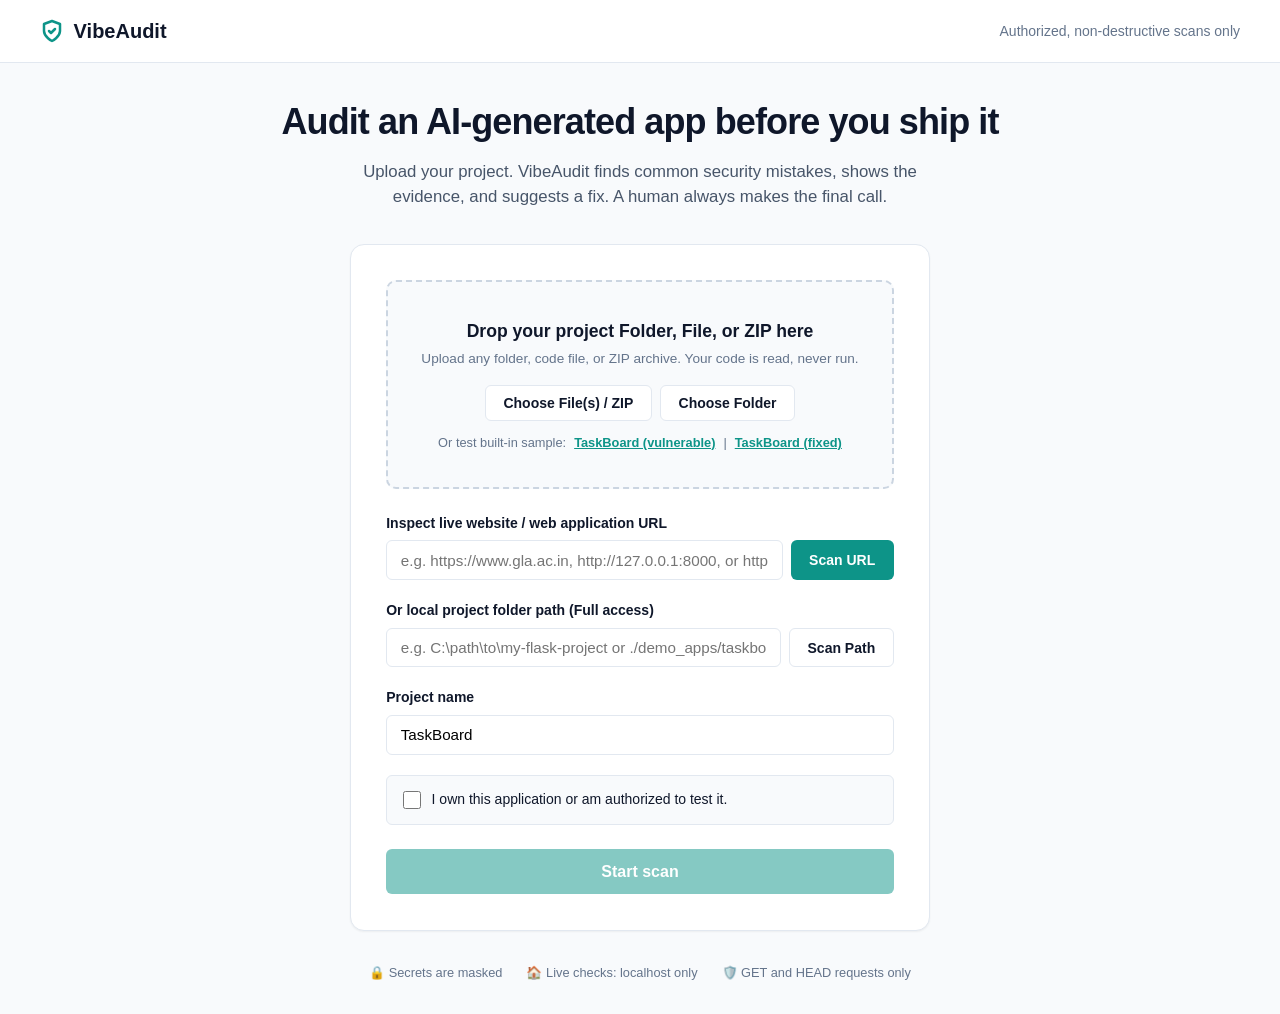
<file: index.html>
<!DOCTYPE html>
<html lang="en">

<head>
    <meta charset="UTF-8">
    <meta name="viewport" content="width=device-width, initial-scale=1.0">
    <title>VibeAudit - Safe AI Application Security Auditor</title>
    <link rel="stylesheet" href="./styles.css">
</head>

<body>

    <!-- Header -->
    <header class="app-header">
        <div class="brand" id="brand-link">
            <svg class="brand-icon" viewBox="0 0 24 24" fill="none" stroke="currentColor" stroke-width="2.5"
                stroke-linecap="round" stroke-linejoin="round">
                <path d="M12 22s8-4 8-10V5l-8-3-8 3v7c0 6 8 10 8 10z" />
                <path d="m9 12 2 2 4-4" />
            </svg>
            <span>VibeAudit</span>
        </div>

        <div id="header-right-start" class="header-notice">
            Authorized, non-destructive scans only
        </div>

        <div id="header-right-dashboard" class="header-actions" style="display: none;">
            <button class="btn btn-outline" id="btn-live-check">Live check</button>
            <button class="btn btn-outline" id="btn-open-rescan">Re-scan</button>
            <button class="btn btn-primary" id="btn-export-dropdown">Export report</button>
        </div>
    </header>

    <main class="container">

        <!-- =========================================================
             SCREEN 1: Start Screen
             ========================================================= -->
        <section id="view-start" class="view active">
            <div class="start-hero">
                <h1>Audit an AI-generated app before you ship it</h1>
                <p>Upload your project. VibeAudit finds common security mistakes, shows the evidence, and suggests a
                    fix. A human always makes the final call.</p>
            </div>

            <div class="start-card">
                <form id="scan-form">
                    <div class="dropzone" id="dropzone">
                        <div class="dropzone-title" id="dropzone-text">Drop your project Folder, File, or ZIP here</div>
                        <div class="dropzone-sub">Upload any folder, code file, or ZIP archive. Your code is read, never
                            run.</div>
                        <div style="display:flex; justify-content:center; gap:0.5rem; flex-wrap:wrap;">
                            <button type="button" class="btn btn-outline" id="btn-choose-file">Choose File(s) /
                                ZIP</button>
                            <button type="button" class="btn btn-outline" id="btn-choose-folder">Choose Folder</button>
                        </div>
                        <input type="file" id="file-input" name="file" multiple style="display: none;">
                        <input type="file" id="folder-input" name="files" webkitdirectory directory multiple
                            style="display: none;">

                        <div class="quick-samples">
                            <span>Or test built-in sample:</span>
                            <button type="button" class="quick-sample-btn" id="btn-sample-vulnerable">TaskBoard
                                (vulnerable)</button>
                            <span>|</span>
                            <button type="button" class="quick-sample-btn" id="btn-sample-fixed">TaskBoard
                                (fixed)</button>
                        </div>
                    </div>

                    <div class="form-group">
                        <label class="form-label" for="website-url-input">Inspect live website / web application URL</label>
                        <div style="display: flex; gap: 8px;">
                            <input type="text" id="website-url-input" name="website_url" class="form-input"
                                placeholder="e.g. https://www.gla.ac.in, http://127.0.0.1:8000, or http://localhost:5000" style="flex: 1;">
                            <button type="button" class="btn btn-primary" id="btn-scan-url" style="white-space: nowrap; font-weight: 600;">Scan URL</button>
                        </div>
                    </div>

                    <div class="form-group">
                        <label class="form-label" for="folder-path-input">Or local project folder path (Full access)</label>
                        <div style="display: flex; gap: 8px;">
                            <input type="text" id="folder-path-input" name="folder_path" class="form-input"
                                placeholder="e.g. C:\path\to\my-flask-project or ./demo_apps/taskboard" style="flex: 1;">
                            <button type="button" class="btn btn-outline" id="btn-scan-folder" style="white-space: nowrap; font-weight: 600;">Scan Path</button>
                        </div>
                    </div>

                    <div class="form-group">
                        <label class="form-label" for="project-name">Project name</label>
                        <input type="text" id="project-name" name="project_name" class="form-input" value="TaskBoard">
                    </div>

                    <label class="consent-box" for="consent-checkbox">
                        <input type="checkbox" id="consent-checkbox" name="consent">
                        <span class="consent-text">I own this application or am authorized to test it.</span>
                    </label>

                    <button type="submit" class="btn btn-primary btn-full" id="btn-start-scan" disabled>
                        Start scan
                    </button>
                </form>
            </div>

            <div class="footer-pills">
                <div class="footer-pill-item">
                    <span>🔒 Secrets are masked</span>
                </div>
                <div class="footer-pill-item">
                    <span>🏠 Live checks: localhost only</span>
                </div>
                <div class="footer-pill-item">
                    <span>🛡️ GET and HEAD requests only</span>
                </div>
            </div>
        </section>

        <!-- =========================================================
             SCREEN 2: Dashboard Screen
             ========================================================= -->
        <section id="view-dashboard" class="view">
            <div class="dashboard-grid">

                <!-- Left Score Card -->
                <aside class="score-card">
                    <div class="score-gauge-wrap">
                        <svg class="score-gauge-svg" width="130" height="130" viewBox="0 0 100 100">
                            <circle class="gauge-bg" cx="50" cy="50" r="42" />
                            <circle class="gauge-fill" id="gauge-circle" cx="50" cy="50" r="42"
                                stroke-dasharray="263.89" stroke-dashoffset="174.16" />
                        </svg>
                        <div class="score-center-text">
                            <span class="score-num" id="score-display">34</span>
                            <span class="score-denom">out of 100</span>
                        </div>
                    </div>

                    <div class="score-title" id="score-label-display">Security score: Poor</div>
                    <a class="score-link" id="link-how-scored">How is this scored?</a>

                    <div class="severity-counts-grid">
                        <div class="sev-mini-card critical">
                            <div class="sev-mini-num" id="count-critical">2</div>
                            <div class="sev-mini-label">Critical</div>
                        </div>
                        <div class="sev-mini-card high">
                            <div class="sev-mini-num" id="count-high">3</div>
                            <div class="sev-mini-label">High</div>
                        </div>
                        <div class="sev-mini-card medium">
                            <div class="sev-mini-num" id="count-medium">3</div>
                            <div class="sev-mini-label">Medium</div>
                        </div>
                        <div class="sev-mini-card low">
                            <div class="sev-mini-num" id="count-low">1</div>
                            <div class="sev-mini-label">Low</div>
                        </div>
                    </div>
                </aside>

                <!-- Right Findings & Endpoints Table -->
                <main class="dashboard-content-card">
                    <div class="tab-nav">
                        <button class="tab-btn active" id="tab-findings">Findings (9)</button>
                        <button class="tab-btn" id="tab-endpoints">Endpoints (11)</button>
                    </div>

                    <!-- Tab 1: Findings Table -->
                    <div class="tab-panel active" id="panel-findings">
                        <table class="data-table">
                            <thead>
                                <tr>
                                    <th>SEVERITY</th>
                                    <th>FINDING</th>
                                    <th>LOCATION</th>
                                    <th>VERDICT</th>
                                </tr>
                            </thead>
                            <tbody id="findings-table-body">
                                <!-- Populated dynamically by app.js -->
                            </tbody>
                        </table>
                        <div class="table-footer" id="findings-table-footer">
                            Showing 6 of 9. Human review recommended for every finding.
                        </div>
                    </div>

                    <!-- Tab 2: Endpoints Table -->
                    <div class="tab-panel" id="panel-endpoints">
                        <table class="data-table">
                            <thead>
                                <tr>
                                    <th>METHOD</th>
                                    <th>PATH</th>
                                    <th>HANDLER</th>
                                    <th>AUTH STATUS</th>
                                    <th>OWNERSHIP CHECK</th>
                                    <th>LOCATION</th>
                                </tr>
                            </thead>
                            <tbody id="endpoints-table-body">
                                <!-- Populated dynamically by app.js -->
                            </tbody>
                        </table>
                    </div>
                </main>
            </div>
        </section>

        <!-- =========================================================
             SCREEN 3: Finding Detail View
             ========================================================= -->
        <section id="view-detail" class="view">
            <div class="finding-detail-header">
                <div class="detail-top-row">
                    <a class="breadcrumb-back" id="btn-back-dashboard">
                        <span>← Findings / </span><span id="detail-breadcrumb-id">F-02</span>
                    </a>
                    <div class="detail-project-tag" id="detail-header-project">TaskBoard · Score 34/100</div>
                </div>

                <div class="detail-title-row">
                    <h2 class="detail-title" id="detail-title">SQL injection risk in login query</h2>
                    <span class="pill-badge critical" id="detail-severity-badge">Critical</span>
                    <span class="pill-badge confirmed" id="detail-verdict-badge">Confirmed</span>
                    <span class="pill-badge" style="background:#f1f5f9; color:#475569;" id="detail-owasp-badge">OWASP
                        A03 Injection</span>
                </div>
            </div>

            <div class="detail-grid">
                <!-- Left Column -->
                <div>
                    <div class="detail-card">
                        <div class="detail-card-title">
                            <span>Evidence · </span><span id="detail-file-location">app.py</span>
                        </div>
                        <div class="code-display" id="detail-code-display">
                            <!-- Code snippet with line numbers and highlighting -->
                        </div>
                    </div>

                    <div class="detail-card">
                        <div class="detail-card-title">Why it matters</div>
                        <div class="detail-text" id="detail-why-matters">
                            User input is placed directly into the query text. Someone could change what the query does
                            and read or alter data they should not reach, such as other users’ accounts.
                        </div>
                    </div>

                    <div class="detail-card">
                        <div class="detail-card-title">How the severity was set</div>
                        <div class="detail-formula-box" id="detail-severity-math">
                            Severity 5 × confidence high (1.0) = risk 5.0 → Critical
                        </div>
                    </div>
                </div>

                <!-- Right Column -->
                <div>
                    <div class="detail-card">
                        <div class="detail-card-title">Suggested fix</div>

                        <div class="fix-label">BEFORE</div>
                        <div class="fix-box" id="detail-fix-before">q = "SELECT * FROM users WHERE name='" + name + "'"
                        </div>

                        <div class="fix-label">AFTER</div>
                        <div class="fix-box after-box" id="detail-fix-after">db.execute("SELECT * FROM users WHERE name
                            = ?", (name,))</div>

                        <div class="detail-text" id="detail-fix-steps-wrap" style="margin-top: 0.75rem;">
                            <div class="fix-label">STEPS</div>
                            <ol id="detail-fix-steps"
                                style="padding-left: 1.25rem; font-size: 0.85rem; color: var(--text-secondary);"></ol>
                        </div>

                        <div class="fix-actions">
                            <button class="btn btn-primary" id="btn-copy-fix">
                                <span id="copy-btn-text">Copy fix</span>
                            </button>
                            <button class="btn btn-outline" id="btn-mark-reviewed">
                                <span id="review-btn-text">Mark reviewed</span>
                            </button>
                        </div>
                    </div>

                    <div class="notice-banner">
                        <span>⚠️</span>
                        <span>Human review recommended. AI suggestions can be wrong. Check the fix before applying
                            it.</span>
                    </div>
                </div>
            </div>
        </section>

    </main>

    <!-- Modal: How is this scored? -->
    <div class="modal-overlay" id="modal-score">
        <div class="modal-card">
            <button class="modal-close" id="btn-close-score-modal">&times;</button>
            <h3 class="modal-title">How is this scored?</h3>
            <div style="font-size: 0.95rem; color: var(--text-secondary); line-height: 1.6;">
                <p style="margin-bottom: 0.75rem;">
                    VibeAudit evaluates risk deterministically so results are explainable, objective, and reproducible.
                </p>
                <div
                    style="background:#f8fafc; border:1px solid #e2e8f0; border-radius:6px; padding:1rem; margin-bottom:1rem; font-family:monospace; font-size:0.875rem;">
                    Risk = Severity (1–5) × Confidence (0.4 | 0.7 | 1.0)<br>
                    Penalty per finding = Risk × 3<br>
                    Needs-validation findings count at 50% penalty.<br>
                    Rejected findings count at 0% penalty.<br>
                    <strong>Security score = max(0, 100 - sum of penalties)</strong>
                </div>
                <div style="margin-bottom: 0.75rem;">
                    <strong>Risk bands:</strong>
                    <ul style="padding-left: 1.25rem; margin-top: 0.35rem;">
                        <li><strong>Critical:</strong> Risk ≥ 4.0</li>
                        <li><strong>High:</strong> Risk ≥ 3.0</li>
                        <li><strong>Medium:</strong> Risk ≥ 2.0</li>
                        <li><strong>Low:</strong> Risk &lt; 2.0</li>
                    </ul>
                </div>
                <p style="font-size: 0.85rem; color: var(--text-muted);">
                    <em>Verdict and scoring inspired by Cloudflare's open-source security-audit-skill (MIT).</em>
                </p>
            </div>
        </div>
    </div>

    <!-- Modal: Re-scan Flow & Comparison -->
    <div class="modal-overlay" id="modal-rescan">
        <div class="modal-card">
            <button class="modal-close" id="btn-close-rescan-modal">&times;</button>
            <h3 class="modal-title">Re-scan Patched Application</h3>
            <p style="font-size: 0.9rem; color: var(--text-secondary); margin-bottom: 1.25rem;">
                Upload the updated project ZIP or select the patched TaskBoard to verify fixes and measure score
                improvement.
            </p>

            <div id="rescan-upload-section">
                <button type="button" class="btn btn-primary btn-full" id="btn-run-rescan-sample"
                    style="margin-bottom: 0.75rem;">
                    🚀 Quick Re-scan: Load TaskBoard (Fixed & Hardened)
                </button>
                <div style="text-align: center; color: var(--text-muted); font-size: 0.8rem; margin: 0.5rem 0;">or local
                    folder path:</div>
                <input type="text" id="rescan-folder-input" class="form-input"
                    placeholder="e.g. C:\path\to\fixed-project" style="margin-bottom: 0.75rem;">
                <div style="text-align: center; color: var(--text-muted); font-size: 0.8rem; margin: 0.5rem 0;">or
                    upload a patched ZIP:</div>
                <input type="file" id="rescan-file-input" accept=".zip" class="form-input" style="margin-bottom: 1rem;">
                <button type="button" class="btn btn-outline btn-full" id="btn-run-rescan-file">Upload &
                    Re-scan</button>
            </div>

            <div id="rescan-results-section" style="display: none; margin-top: 1.5rem;">
                <div
                    style="background:#f0fdf4; border:1px solid #bbf7d0; border-radius:8px; padding:1.25rem; margin-bottom:1rem; text-align:center;">
                    <div style="font-size: 0.85rem; font-weight:700; color:#15803d; text-transform:uppercase;">Score
                        Improvement</div>
                    <div style="font-size: 2.2rem; font-weight:800; color:#15803d; margin: 0.25rem 0;"
                        id="rescan-score-delta">+54 pts</div>
                    <div style="font-size: 0.95rem; color:#166534;" id="rescan-score-comparison">34 → 88 / 100</div>
                </div>

                <div style="margin-bottom: 0.75rem; font-weight: 700; font-size: 0.9rem;">Resolved Findings:</div>
                <ul id="rescan-resolved-list"
                    style="padding-left: 1.25rem; font-size: 0.85rem; color: #166534; line-height: 1.7;"></ul>

                <button class="btn btn-primary btn-full" id="btn-apply-rescan" style="margin-top: 1.25rem;">View Updated
                    Dashboard</button>
            </div>
        </div>
    </div>

    <!-- Modal: Live Localhost Check (FR-12, C11, C12) -->
    <div class="modal-overlay" id="modal-live">
        <div class="modal-card">
            <button class="modal-close" id="btn-close-live-modal">&times;</button>
            <h3 class="modal-title">Localhost Security Headers & CORS</h3>
            <p style="font-size: 0.9rem; color: var(--text-secondary); margin-bottom: 1rem;">
                Non-destructive passive HEAD/GET check. Restricted strictly to <code>localhost</code> and
                <code>127.0.0.1</code>.
            </p>

            <div style="display: flex; gap: 0.5rem; margin-bottom: 1rem;">
                <input type="text" id="live-target-input" class="form-input" value="http://127.0.0.1:5000">
                <button class="btn btn-primary" id="btn-execute-live">Check</button>
            </div>

            <div id="live-results-area" style="font-size: 0.85rem;">
                <div style="color: var(--text-muted);">Enter local target URL and click Check.</div>
            </div>
        </div>
    </div>

    <!-- Export Dropdown Menu -->
    <div id="export-menu"
        style="display: none; position: absolute; background:#ffffff; border:1px solid #e2e8f0; border-radius:6px; box-shadow:0 4px 12px rgba(0,0,0,0.1); z-index:100; min-width:180px;">
        <a id="export-html-btn"
            style="display:block; padding:0.6rem 1rem; color:#0f172a; text-decoration:none; font-size:0.875rem; cursor:pointer;"
            hover="background:#f8fafc">
            📄 Download HTML Report
        </a>
        <a id="export-md-btn"
            style="display:block; padding:0.6rem 1rem; color:#0f172a; text-decoration:none; font-size:0.875rem; cursor:pointer; border-top:1px solid #f1f5f9;">
            📝 Download Markdown (.md)
        </a>
    </div>

    <script src="./app.js"></script>
</body>

</html>
</file>
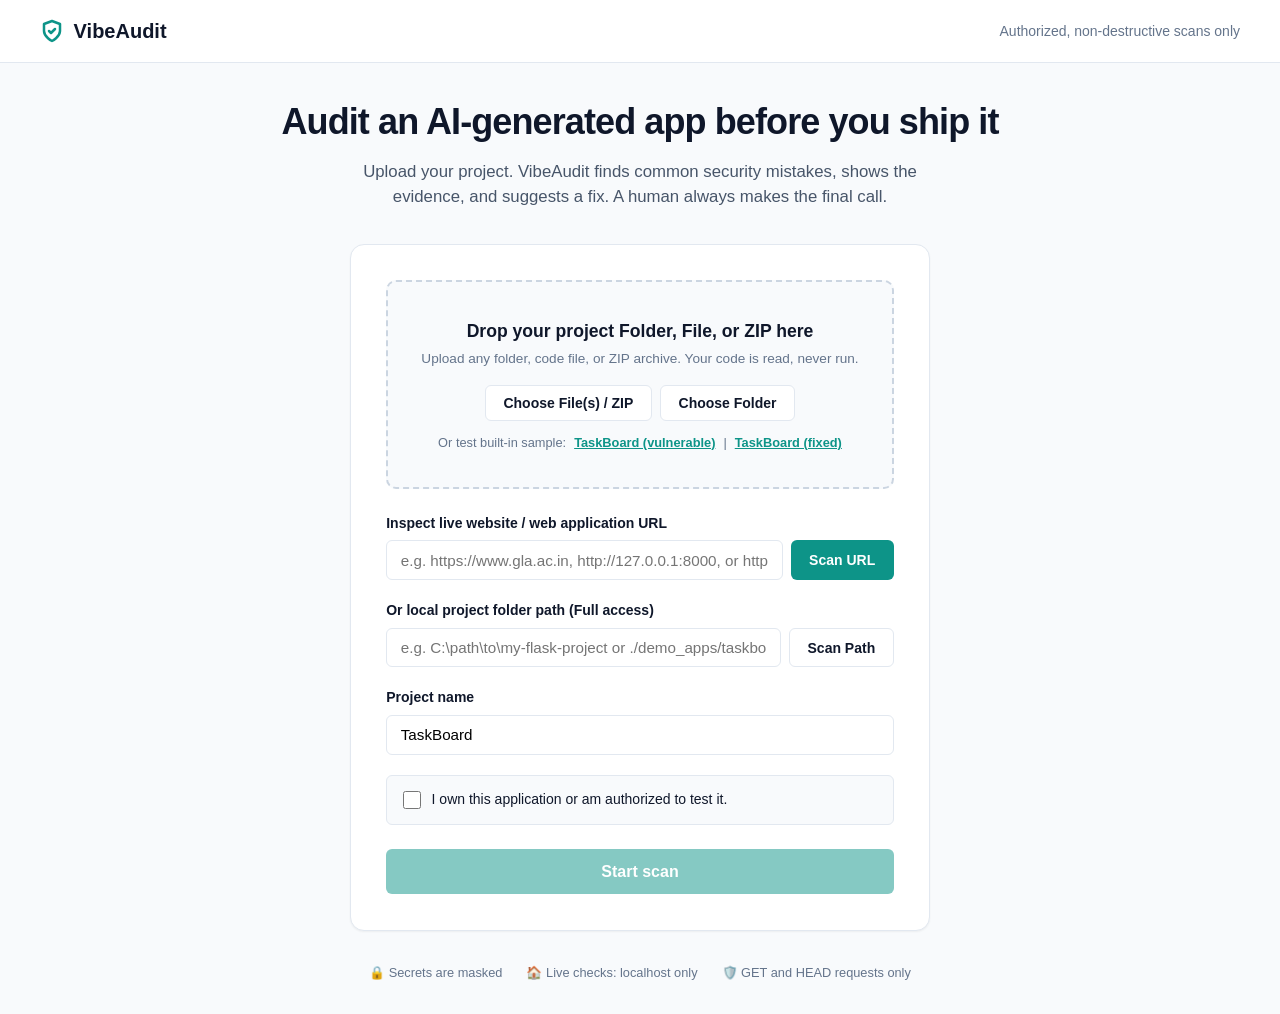
<file: docs/index.html>
<!DOCTYPE html>
<html lang="en">

<head>
    <meta charset="UTF-8">
    <meta name="viewport" content="width=device-width, initial-scale=1.0">
    <title>VibeAudit - Safe AI Application Security Auditor</title>
    <link rel="stylesheet" href="styles.css">
    <link rel="stylesheet" href="/static/styles.css">
</head>

<body>

    <!-- Header -->
    <header class="app-header">
        <div class="brand" id="brand-link">
            <svg class="brand-icon" viewBox="0 0 24 24" fill="none" stroke="currentColor" stroke-width="2.5"
                stroke-linecap="round" stroke-linejoin="round">
                <path d="M12 22s8-4 8-10V5l-8-3-8 3v7c0 6 8 10 8 10z" />
                <path d="m9 12 2 2 4-4" />
            </svg>
            <span>VibeAudit</span>
        </div>

        <div id="header-right-start" class="header-notice">
            Authorized, non-destructive scans only
        </div>

        <div id="header-right-dashboard" class="header-actions" style="display: none;">
            <button class="btn btn-outline" id="btn-live-check">Live check</button>
            <button class="btn btn-outline" id="btn-open-rescan">Re-scan</button>
            <button class="btn btn-primary" id="btn-export-dropdown">Export report</button>
        </div>
    </header>

    <main class="container">

        <!-- =========================================================
             SCREEN 1: Start Screen
             ========================================================= -->
        <section id="view-start" class="view active">
            <div class="start-hero">
                <h1>Audit an AI-generated app before you ship it</h1>
                <p>Upload your project. VibeAudit finds common security mistakes, shows the evidence, and suggests a
                    fix. A human always makes the final call.</p>
            </div>

            <div class="start-card">
                <form id="scan-form">
                    <div class="dropzone" id="dropzone">
                        <div class="dropzone-title" id="dropzone-text">Drop your project Folder, File, or ZIP here</div>
                        <div class="dropzone-sub">Upload any folder, code file, or ZIP archive. Your code is read, never
                            run.</div>
                        <div style="display:flex; justify-content:center; gap:0.5rem; flex-wrap:wrap;">
                            <button type="button" class="btn btn-outline" id="btn-choose-file">Choose File(s) /
                                ZIP</button>
                            <button type="button" class="btn btn-outline" id="btn-choose-folder">Choose Folder</button>
                        </div>
                        <input type="file" id="file-input" name="file" multiple style="display: none;">
                        <input type="file" id="folder-input" name="files" webkitdirectory directory multiple
                            style="display: none;">

                        <div class="quick-samples">
                            <span>Or test built-in sample:</span>
                            <button type="button" class="quick-sample-btn" id="btn-sample-vulnerable">TaskBoard
                                (vulnerable)</button>
                            <span>|</span>
                            <button type="button" class="quick-sample-btn" id="btn-sample-fixed">TaskBoard
                                (fixed)</button>
                        </div>
                    </div>

                    <div class="form-group">
                        <label class="form-label" for="website-url-input">Inspect live website / web application URL</label>
                        <div style="display: flex; gap: 8px;">
                            <input type="text" id="website-url-input" name="website_url" class="form-input"
                                placeholder="e.g. https://www.gla.ac.in, http://127.0.0.1:8000, or http://localhost:5000" style="flex: 1;">
                            <button type="button" class="btn btn-primary" id="btn-scan-url" style="white-space: nowrap; font-weight: 600;">Scan URL</button>
                        </div>
                    </div>

                    <div class="form-group">
                        <label class="form-label" for="folder-path-input">Or local project folder path (Full access)</label>
                        <div style="display: flex; gap: 8px;">
                            <input type="text" id="folder-path-input" name="folder_path" class="form-input"
                                placeholder="e.g. C:\path\to\my-flask-project or ./demo_apps/taskboard" style="flex: 1;">
                            <button type="button" class="btn btn-outline" id="btn-scan-folder" style="white-space: nowrap; font-weight: 600;">Scan Path</button>
                        </div>
                    </div>

                    <div class="form-group">
                        <label class="form-label" for="project-name">Project name</label>
                        <input type="text" id="project-name" name="project_name" class="form-input" value="TaskBoard">
                    </div>

                    <label class="consent-box" for="consent-checkbox">
                        <input type="checkbox" id="consent-checkbox" name="consent">
                        <span class="consent-text">I own this application or am authorized to test it.</span>
                    </label>

                    <button type="submit" class="btn btn-primary btn-full" id="btn-start-scan" disabled>
                        Start scan
                    </button>
                </form>
            </div>

            <div class="footer-pills">
                <div class="footer-pill-item">
                    <span>🔒 Secrets are masked</span>
                </div>
                <div class="footer-pill-item">
                    <span>🏠 Live checks: localhost only</span>
                </div>
                <div class="footer-pill-item">
                    <span>🛡️ GET and HEAD requests only</span>
                </div>
            </div>
        </section>

        <!-- =========================================================
             SCREEN 2: Dashboard Screen
             ========================================================= -->
        <section id="view-dashboard" class="view">
            <div class="dashboard-grid">

                <!-- Left Score Card -->
                <aside class="score-card">
                    <div class="score-gauge-wrap">
                        <svg class="score-gauge-svg" width="130" height="130" viewBox="0 0 100 100">
                            <circle class="gauge-bg" cx="50" cy="50" r="42" />
                            <circle class="gauge-fill" id="gauge-circle" cx="50" cy="50" r="42"
                                stroke-dasharray="263.89" stroke-dashoffset="174.16" />
                        </svg>
                        <div class="score-center-text">
                            <span class="score-num" id="score-display">34</span>
                            <span class="score-denom">out of 100</span>
                        </div>
                    </div>

                    <div class="score-title" id="score-label-display">Security score: Poor</div>
                    <a class="score-link" id="link-how-scored">How is this scored?</a>

                    <div class="severity-counts-grid">
                        <div class="sev-mini-card critical">
                            <div class="sev-mini-num" id="count-critical">2</div>
                            <div class="sev-mini-label">Critical</div>
                        </div>
                        <div class="sev-mini-card high">
                            <div class="sev-mini-num" id="count-high">3</div>
                            <div class="sev-mini-label">High</div>
                        </div>
                        <div class="sev-mini-card medium">
                            <div class="sev-mini-num" id="count-medium">3</div>
                            <div class="sev-mini-label">Medium</div>
                        </div>
                        <div class="sev-mini-card low">
                            <div class="sev-mini-num" id="count-low">1</div>
                            <div class="sev-mini-label">Low</div>
                        </div>
                    </div>
                </aside>

                <!-- Right Findings & Endpoints Table -->
                <main class="dashboard-content-card">
                    <div class="tab-nav">
                        <button class="tab-btn active" id="tab-findings">Findings (9)</button>
                        <button class="tab-btn" id="tab-endpoints">Endpoints (11)</button>
                    </div>

                    <!-- Tab 1: Findings Table -->
                    <div class="tab-panel active" id="panel-findings">
                        <table class="data-table">
                            <thead>
                                <tr>
                                    <th>SEVERITY</th>
                                    <th>FINDING</th>
                                    <th>LOCATION</th>
                                    <th>VERDICT</th>
                                </tr>
                            </thead>
                            <tbody id="findings-table-body">
                                <!-- Populated dynamically by app.js -->
                            </tbody>
                        </table>
                        <div class="table-footer" id="findings-table-footer">
                            Showing 6 of 9. Human review recommended for every finding.
                        </div>
                    </div>

                    <!-- Tab 2: Endpoints Table -->
                    <div class="tab-panel" id="panel-endpoints">
                        <table class="data-table">
                            <thead>
                                <tr>
                                    <th>METHOD</th>
                                    <th>PATH</th>
                                    <th>HANDLER</th>
                                    <th>AUTH STATUS</th>
                                    <th>OWNERSHIP CHECK</th>
                                    <th>LOCATION</th>
                                </tr>
                            </thead>
                            <tbody id="endpoints-table-body">
                                <!-- Populated dynamically by app.js -->
                            </tbody>
                        </table>
                    </div>
                </main>
            </div>
        </section>

        <!-- =========================================================
             SCREEN 3: Finding Detail View
             ========================================================= -->
        <section id="view-detail" class="view">
            <div class="finding-detail-header">
                <div class="detail-top-row">
                    <a class="breadcrumb-back" id="btn-back-dashboard">
                        <span>← Findings / </span><span id="detail-breadcrumb-id">F-02</span>
                    </a>
                    <div class="detail-project-tag" id="detail-header-project">TaskBoard · Score 34/100</div>
                </div>

                <div class="detail-title-row">
                    <h2 class="detail-title" id="detail-title">SQL injection risk in login query</h2>
                    <span class="pill-badge critical" id="detail-severity-badge">Critical</span>
                    <span class="pill-badge confirmed" id="detail-verdict-badge">Confirmed</span>
                    <span class="pill-badge" style="background:#f1f5f9; color:#475569;" id="detail-owasp-badge">OWASP
                        A03 Injection</span>
                </div>
            </div>

            <div class="detail-grid">
                <!-- Left Column -->
                <div>
                    <div class="detail-card">
                        <div class="detail-card-title">
                            <span>Evidence · </span><span id="detail-file-location">app.py</span>
                        </div>
                        <div class="code-display" id="detail-code-display">
                            <!-- Code snippet with line numbers and highlighting -->
                        </div>
                    </div>

                    <div class="detail-card">
                        <div class="detail-card-title">Why it matters</div>
                        <div class="detail-text" id="detail-why-matters">
                            User input is placed directly into the query text. Someone could change what the query does
                            and read or alter data they should not reach, such as other users’ accounts.
                        </div>
                    </div>

                    <div class="detail-card">
                        <div class="detail-card-title">How the severity was set</div>
                        <div class="detail-formula-box" id="detail-severity-math">
                            Severity 5 × confidence high (1.0) = risk 5.0 → Critical
                        </div>
                    </div>
                </div>

                <!-- Right Column -->
                <div>
                    <div class="detail-card">
                        <div class="detail-card-title">Suggested fix</div>

                        <div class="fix-label">BEFORE</div>
                        <div class="fix-box" id="detail-fix-before">q = "SELECT * FROM users WHERE name='" + name + "'"
                        </div>

                        <div class="fix-label">AFTER</div>
                        <div class="fix-box after-box" id="detail-fix-after">db.execute("SELECT * FROM users WHERE name
                            = ?", (name,))</div>

                        <div class="detail-text" id="detail-fix-steps-wrap" style="margin-top: 0.75rem;">
                            <div class="fix-label">STEPS</div>
                            <ol id="detail-fix-steps"
                                style="padding-left: 1.25rem; font-size: 0.85rem; color: var(--text-secondary);"></ol>
                        </div>

                        <div class="fix-actions">
                            <button class="btn btn-primary" id="btn-copy-fix">
                                <span id="copy-btn-text">Copy fix</span>
                            </button>
                            <button class="btn btn-outline" id="btn-mark-reviewed">
                                <span id="review-btn-text">Mark reviewed</span>
                            </button>
                        </div>
                    </div>

                    <div class="notice-banner">
                        <span>⚠️</span>
                        <span>Human review recommended. AI suggestions can be wrong. Check the fix before applying
                            it.</span>
                    </div>
                </div>
            </div>
        </section>

    </main>

    <!-- Modal: How is this scored? -->
    <div class="modal-overlay" id="modal-score">
        <div class="modal-card">
            <button class="modal-close" id="btn-close-score-modal">&times;</button>
            <h3 class="modal-title">How is this scored?</h3>
            <div style="font-size: 0.95rem; color: var(--text-secondary); line-height: 1.6;">
                <p style="margin-bottom: 0.75rem;">
                    VibeAudit evaluates risk deterministically so results are explainable, objective, and reproducible.
                </p>
                <div
                    style="background:#f8fafc; border:1px solid #e2e8f0; border-radius:6px; padding:1rem; margin-bottom:1rem; font-family:monospace; font-size:0.875rem;">
                    Risk = Severity (1–5) × Confidence (0.4 | 0.7 | 1.0)<br>
                    Penalty per finding = Risk × 3<br>
                    Needs-validation findings count at 50% penalty.<br>
                    Rejected findings count at 0% penalty.<br>
                    <strong>Security score = max(0, 100 - sum of penalties)</strong>
                </div>
                <div style="margin-bottom: 0.75rem;">
                    <strong>Risk bands:</strong>
                    <ul style="padding-left: 1.25rem; margin-top: 0.35rem;">
                        <li><strong>Critical:</strong> Risk ≥ 4.0</li>
                        <li><strong>High:</strong> Risk ≥ 3.0</li>
                        <li><strong>Medium:</strong> Risk ≥ 2.0</li>
                        <li><strong>Low:</strong> Risk &lt; 2.0</li>
                    </ul>
                </div>
                <p style="font-size: 0.85rem; color: var(--text-muted);">
                    <em>Verdict and scoring inspired by Cloudflare's open-source security-audit-skill (MIT).</em>
                </p>
            </div>
        </div>
    </div>

    <!-- Modal: Re-scan Flow & Comparison -->
    <div class="modal-overlay" id="modal-rescan">
        <div class="modal-card">
            <button class="modal-close" id="btn-close-rescan-modal">&times;</button>
            <h3 class="modal-title">Re-scan Patched Application</h3>
            <p style="font-size: 0.9rem; color: var(--text-secondary); margin-bottom: 1.25rem;">
                Upload the updated project ZIP or select the patched TaskBoard to verify fixes and measure score
                improvement.
            </p>

            <div id="rescan-upload-section">
                <button type="button" class="btn btn-primary btn-full" id="btn-run-rescan-sample"
                    style="margin-bottom: 0.75rem;">
                    🚀 Quick Re-scan: Load TaskBoard (Fixed & Hardened)
                </button>
                <div style="text-align: center; color: var(--text-muted); font-size: 0.8rem; margin: 0.5rem 0;">or local
                    folder path:</div>
                <input type="text" id="rescan-folder-input" class="form-input"
                    placeholder="e.g. C:\path\to\fixed-project" style="margin-bottom: 0.75rem;">
                <div style="text-align: center; color: var(--text-muted); font-size: 0.8rem; margin: 0.5rem 0;">or
                    upload a patched ZIP:</div>
                <input type="file" id="rescan-file-input" accept=".zip" class="form-input" style="margin-bottom: 1rem;">
                <button type="button" class="btn btn-outline btn-full" id="btn-run-rescan-file">Upload &
                    Re-scan</button>
            </div>

            <div id="rescan-results-section" style="display: none; margin-top: 1.5rem;">
                <div
                    style="background:#f0fdf4; border:1px solid #bbf7d0; border-radius:8px; padding:1.25rem; margin-bottom:1rem; text-align:center;">
                    <div style="font-size: 0.85rem; font-weight:700; color:#15803d; text-transform:uppercase;">Score
                        Improvement</div>
                    <div style="font-size: 2.2rem; font-weight:800; color:#15803d; margin: 0.25rem 0;"
                        id="rescan-score-delta">+54 pts</div>
                    <div style="font-size: 0.95rem; color:#166534;" id="rescan-score-comparison">34 → 88 / 100</div>
                </div>

                <div style="margin-bottom: 0.75rem; font-weight: 700; font-size: 0.9rem;">Resolved Findings:</div>
                <ul id="rescan-resolved-list"
                    style="padding-left: 1.25rem; font-size: 0.85rem; color: #166534; line-height: 1.7;"></ul>

                <button class="btn btn-primary btn-full" id="btn-apply-rescan" style="margin-top: 1.25rem;">View Updated
                    Dashboard</button>
            </div>
        </div>
    </div>

    <!-- Modal: Live Localhost Check (FR-12, C11, C12) -->
    <div class="modal-overlay" id="modal-live">
        <div class="modal-card">
            <button class="modal-close" id="btn-close-live-modal">&times;</button>
            <h3 class="modal-title">Localhost Security Headers & CORS</h3>
            <p style="font-size: 0.9rem; color: var(--text-secondary); margin-bottom: 1rem;">
                Non-destructive passive HEAD/GET check. Restricted strictly to <code>localhost</code> and
                <code>127.0.0.1</code>.
            </p>

            <div style="display: flex; gap: 0.5rem; margin-bottom: 1rem;">
                <input type="text" id="live-target-input" class="form-input" value="http://127.0.0.1:5000">
                <button class="btn btn-primary" id="btn-execute-live">Check</button>
            </div>

            <div id="live-results-area" style="font-size: 0.85rem;">
                <div style="color: var(--text-muted);">Enter local target URL and click Check.</div>
            </div>
        </div>
    </div>

    <!-- Export Dropdown Menu -->
    <div id="export-menu"
        style="display: none; position: absolute; background:#ffffff; border:1px solid #e2e8f0; border-radius:6px; box-shadow:0 4px 12px rgba(0,0,0,0.1); z-index:100; min-width:180px;">
        <a id="export-html-btn"
            style="display:block; padding:0.6rem 1rem; color:#0f172a; text-decoration:none; font-size:0.875rem; cursor:pointer;"
            hover="background:#f8fafc">
            📄 Download HTML Report
        </a>
        <a id="export-md-btn"
            style="display:block; padding:0.6rem 1rem; color:#0f172a; text-decoration:none; font-size:0.875rem; cursor:pointer; border-top:1px solid #f1f5f9;">
            📝 Download Markdown (.md)
        </a>
    </div>

    <script src="app.js"></script>
</body>

</html>
</file>
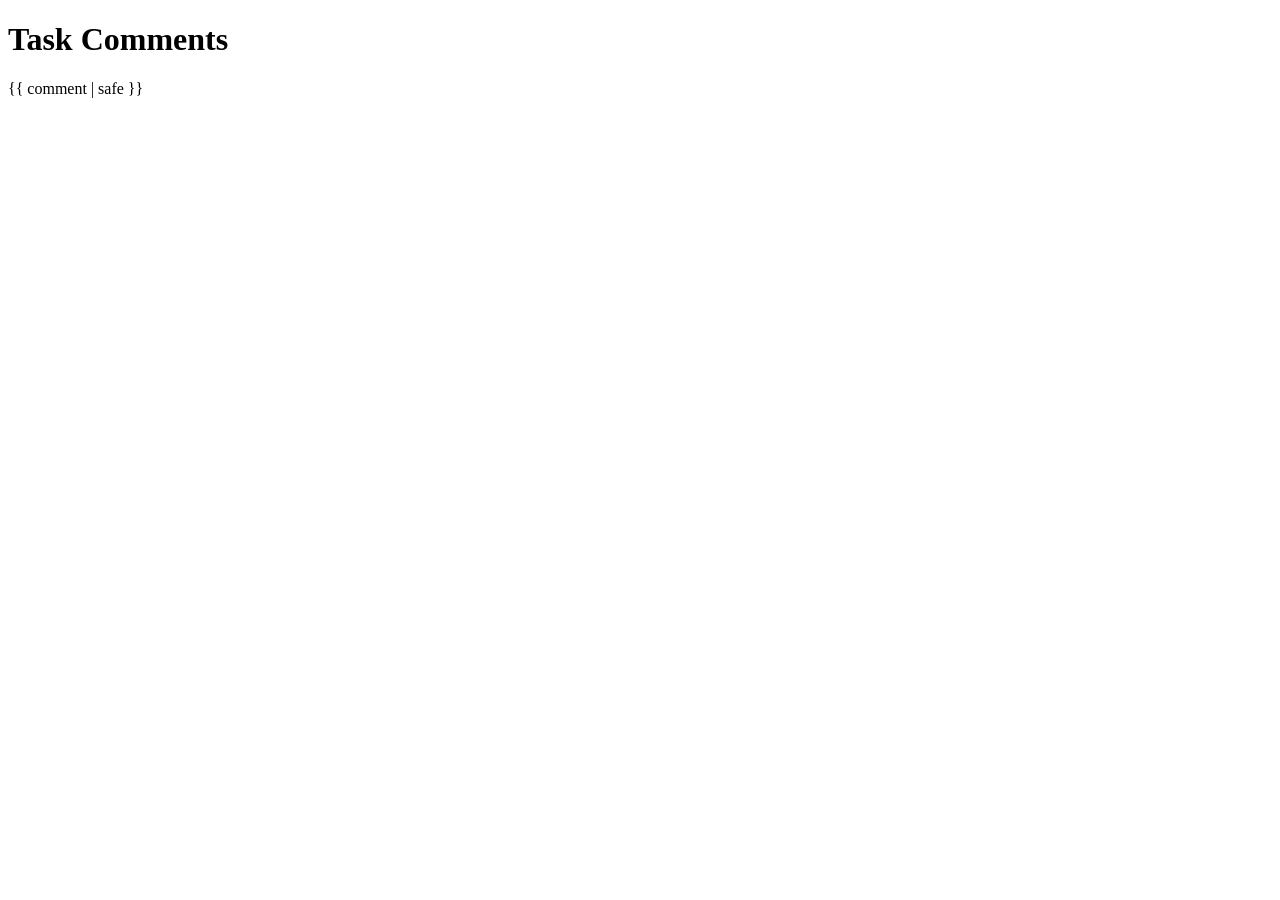
<file: demo_apps/taskboard/templates/task.html>
<!DOCTYPE html>
<html>
<head>
    <title>TaskBoard Details</title>
</head>
<body>
    <h1>Task Comments</h1>
    <div class="comment-box">
        <!-- Flaw C3: Comment text rendered with |safe -->
        <p>{{ comment | safe }}</p>
    </div>
</body>
</html>
</file>
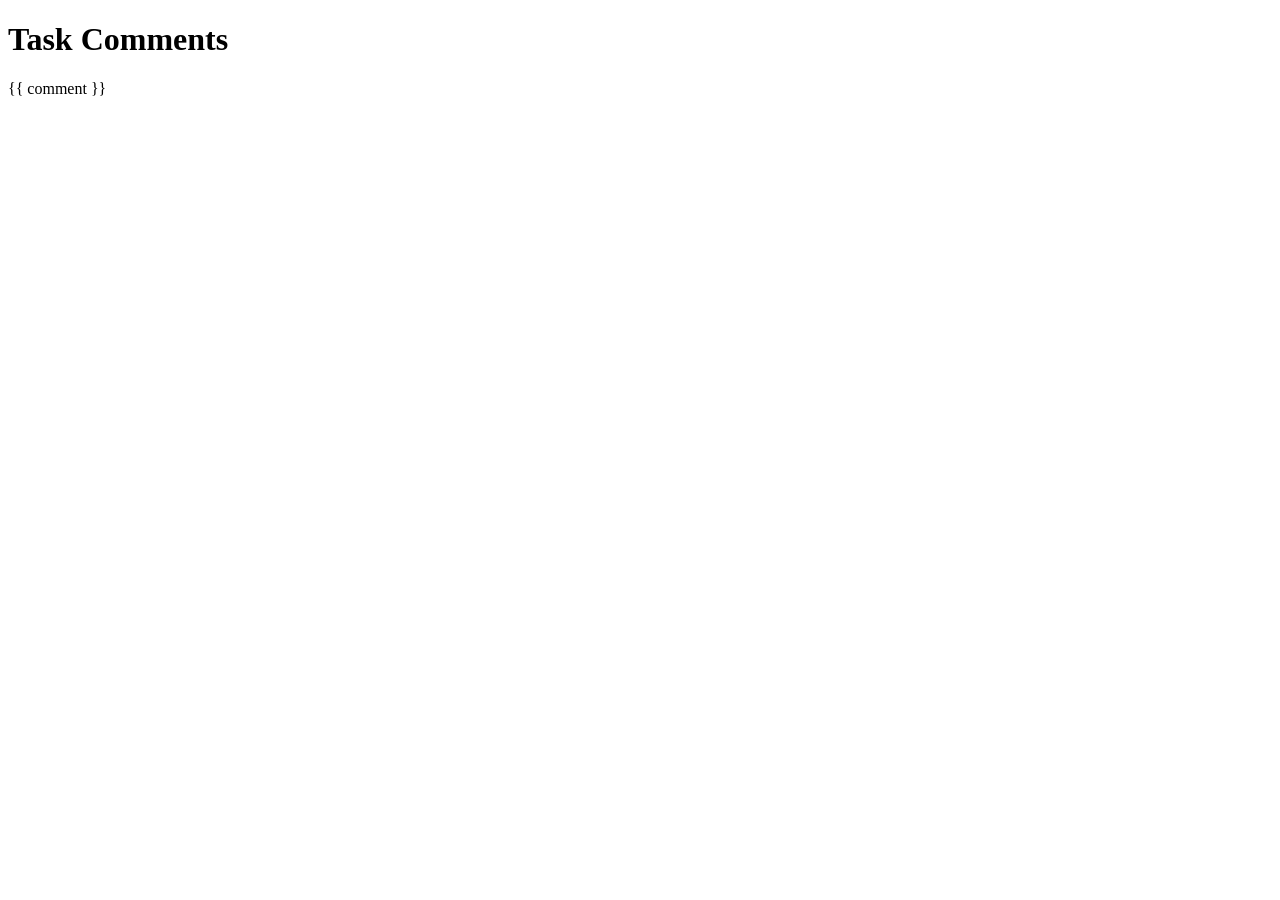
<file: demo_apps/taskboard_fixed/templates/task.html>
<!DOCTYPE html>
<html>
<head>
    <title>TaskBoard Details (Secure)</title>
</head>
<body>
    <h1>Task Comments</h1>
    <div class="comment-box">
        <!-- Jinja2 auto-escapes without |safe -->
        <p>{{ comment }}</p>
    </div>
</body>
</html>
</file>
<file: styles.css>
/* VibeAudit Design System (Vanilla CSS) */
:root {
    --bg-page: #f8fafc;
    --bg-card: #ffffff;
    --border-card: #e2e8f0;
    --border-hover: #cbd5e1;
    --text-primary: #0f172a;
    --text-secondary: #475569;
    --text-muted: #64748b;
    --color-teal: #0d9488;
    --color-teal-hover: #0f766e;
    --color-teal-light: #f0fdfa;
    
    /* Severity Colors */
    --sev-critical-bg: #fee2e2;
    --sev-critical-text: #b91c1c;
    --sev-critical-border: #fca5a5;
    --sev-high-bg: #ffedd5;
    --sev-high-text: #c2410c;
    --sev-high-border: #fdba74;
    --sev-medium-bg: #fef3c7;
    --sev-medium-text: #b45309;
    --sev-medium-border: #fcd34d;
    --sev-low-bg: #e0f2fe;
    --sev-low-text: #0369a1;
    --sev-low-border: #bae6fd;
    
    /* Verdict Colors */
    --verdict-confirmed-bg: #dcfce7;
    --verdict-confirmed-text: #15803d;
    --verdict-needs-bg: #fef9c3;
    --verdict-needs-text: #854d0e;
    --verdict-rejected-bg: #f1f5f9;
    --verdict-rejected-text: #64748b;

    --code-bg: #0f172a;
    --code-text: #f8fafc;
    --radius-sm: 6px;
    --radius-md: 10px;
    --radius-lg: 14px;
    --shadow-sm: 0 1px 2px 0 rgba(0, 0, 0, 0.05);
    --shadow-md: 0 4px 6px -1px rgba(0, 0, 0, 0.07), 0 2px 4px -2px rgba(0, 0, 0, 0.05);
}

* {
    box-sizing: border-box;
    margin: 0;
    padding: 0;
}

body {
    font-family: -apple-system, BlinkMacSystemFont, "Segoe UI", Roboto, "Helvetica Neue", Arial, sans-serif;
    background-color: var(--bg-page);
    color: var(--text-primary);
    line-height: 1.5;
    -webkit-font-smoothing: antialiased;
}

/* Header */
.app-header {
    background: #ffffff;
    border-bottom: 1px solid var(--border-card);
    padding: 1rem 2.5rem;
    display: flex;
    justify-content: space-between;
    align-items: center;
    position: sticky;
    top: 0;
    z-index: 50;
}

.brand {
    display: flex;
    align-items: center;
    gap: 0.6rem;
    font-size: 1.25rem;
    font-weight: 700;
    color: var(--text-primary);
    cursor: pointer;
    text-decoration: none;
}

.brand-icon {
    width: 24px;
    height: 24px;
    color: var(--color-teal);
}

.header-notice {
    font-size: 0.875rem;
    color: var(--text-muted);
}

.header-actions {
    display: flex;
    align-items: center;
    gap: 0.75rem;
}

/* Common Buttons */
.btn {
    display: inline-flex;
    align-items: center;
    justify-content: center;
    gap: 0.5rem;
    padding: 0.55rem 1.1rem;
    font-size: 0.875rem;
    font-weight: 600;
    border-radius: var(--radius-sm);
    cursor: pointer;
    transition: all 0.15s ease-in-out;
    border: 1px solid transparent;
}

.btn-primary {
    background-color: var(--color-teal);
    color: #ffffff;
}

.btn-primary:hover:not(:disabled) {
    background-color: var(--color-teal-hover);
}

.btn-primary:disabled {
    opacity: 0.5;
    cursor: not-allowed;
}

.btn-outline {
    background-color: #ffffff;
    color: var(--text-primary);
    border-color: var(--border-card);
}

.btn-outline:hover {
    background-color: #f1f5f9;
    border-color: var(--border-hover);
}

/* Main Container */
.container {
    max-width: 1140px;
    margin: 2rem auto;
    padding: 0 1.5rem;
}

/* Views */
.view {
    display: none;
}

.view.active {
    display: block;
}

/* =========================================================
   SCREEN 1: Start Screen
   ========================================================= */
.start-hero {
    text-align: center;
    margin-bottom: 2.2rem;
    margin-top: 1.5rem;
}

.start-hero h1 {
    font-size: 2.25rem;
    font-weight: 800;
    color: var(--text-primary);
    letter-spacing: -0.025em;
    margin-bottom: 0.6rem;
}

.start-hero p {
    font-size: 1.05rem;
    color: var(--text-secondary);
    max-width: 620px;
    margin: 0 auto;
}

.start-card {
    background: var(--bg-card);
    border: 1px solid var(--border-card);
    border-radius: var(--radius-lg);
    box-shadow: var(--shadow-sm);
    padding: 2.2rem;
    max-width: 580px;
    margin: 0 auto;
}

.dropzone {
    border: 2px dashed #cbd5e1;
    border-radius: var(--radius-md);
    padding: 2.2rem 1.5rem;
    text-align: center;
    background: #f8fafc;
    cursor: pointer;
    transition: border-color 0.2s, background-color 0.2s;
    margin-bottom: 1.5rem;
}

.dropzone:hover, .dropzone.dragover {
    border-color: var(--color-teal);
    background: var(--color-teal-light);
}

.dropzone-title {
    font-size: 1.1rem;
    font-weight: 700;
    color: var(--text-primary);
    margin-bottom: 0.3rem;
}

.dropzone-sub {
    font-size: 0.85rem;
    color: var(--text-muted);
    margin-bottom: 1rem;
}

.quick-samples {
    margin-top: 0.75rem;
    display: flex;
    align-items: center;
    justify-content: center;
    gap: 0.5rem;
    font-size: 0.8rem;
    color: var(--text-muted);
}

.quick-sample-btn {
    background: none;
    border: none;
    color: var(--color-teal);
    font-weight: 600;
    cursor: pointer;
    text-decoration: underline;
    font-size: 0.8rem;
}

.quick-sample-btn:hover {
    color: var(--color-teal-hover);
}

.form-group {
    margin-bottom: 1.25rem;
}

.form-label {
    display: block;
    font-size: 0.875rem;
    font-weight: 600;
    color: var(--text-primary);
    margin-bottom: 0.4rem;
}

.form-input {
    width: 100%;
    padding: 0.65rem 0.85rem;
    font-size: 0.95rem;
    border: 1px solid var(--border-card);
    border-radius: var(--radius-sm);
    outline: none;
    transition: border-color 0.15s;
}

.form-input:focus {
    border-color: var(--color-teal);
    box-shadow: 0 0 0 3px rgba(13, 148, 136, 0.15);
}

.consent-box {
    display: flex;
    align-items: center;
    gap: 0.65rem;
    background: #f8fafc;
    border: 1px solid var(--border-card);
    border-radius: var(--radius-sm);
    padding: 0.85rem 1rem;
    margin-bottom: 1.5rem;
    cursor: pointer;
}

.consent-box input[type="checkbox"] {
    width: 18px;
    height: 18px;
    accent-color: var(--color-teal);
    cursor: pointer;
}

.consent-text {
    font-size: 0.875rem;
    font-weight: 500;
    color: var(--text-primary);
}

.btn-full {
    width: 100%;
    padding: 0.8rem;
    font-size: 1rem;
}

.footer-pills {
    display: flex;
    justify-content: center;
    gap: 1.5rem;
    margin-top: 2rem;
    font-size: 0.8rem;
    color: var(--text-muted);
}

.footer-pill-item {
    display: flex;
    align-items: center;
    gap: 0.35rem;
}

/* =========================================================
   SCREEN 2: Dashboard Screen
   ========================================================= */
.dashboard-grid {
    display: grid;
    grid-template-columns: 290px 1fr;
    gap: 1.5rem;
    align-items: start;
}

.score-card {
    background: var(--bg-card);
    border: 1px solid var(--border-card);
    border-radius: var(--radius-lg);
    box-shadow: var(--shadow-sm);
    padding: 1.75rem 1.25rem;
    text-align: center;
}

.score-gauge-wrap {
    position: relative;
    width: 130px;
    height: 130px;
    margin: 0 auto 1rem auto;
}

.score-gauge-svg {
    transform: rotate(-90deg);
}

.gauge-bg {
    fill: none;
    stroke: #f1f5f9;
    stroke-width: 12;
}

.gauge-fill {
    fill: none;
    stroke: #ef4444;
    stroke-width: 12;
    stroke-linecap: round;
    transition: stroke-dashoffset 0.8s ease-in-out, stroke 0.5s;
}

.score-center-text {
    position: absolute;
    top: 50%;
    left: 50%;
    transform: translate(-50%, -50%);
    display: flex;
    flex-direction: column;
    align-items: center;
}

.score-num {
    font-size: 2.2rem;
    font-weight: 800;
    line-height: 1;
    color: var(--text-primary);
}

.score-denom {
    font-size: 0.75rem;
    color: var(--text-muted);
    font-weight: 500;
    margin-top: 2px;
}

.score-title {
    font-size: 1.05rem;
    font-weight: 700;
    margin-bottom: 0.25rem;
}

.score-link {
    font-size: 0.85rem;
    color: var(--color-teal);
    text-decoration: underline;
    cursor: pointer;
    font-weight: 600;
    display: inline-block;
    margin-bottom: 1.5rem;
}

.severity-counts-grid {
    display: grid;
    grid-template-columns: 1fr 1fr;
    gap: 0.75rem;
    text-align: left;
}

.sev-mini-card {
    padding: 0.75rem 0.85rem;
    border-radius: var(--radius-sm);
}

.sev-mini-card.critical {
    background: var(--sev-critical-bg);
    color: var(--sev-critical-text);
}
.sev-mini-card.high {
    background: var(--sev-high-bg);
    color: var(--sev-high-text);
}
.sev-mini-card.medium {
    background: var(--sev-medium-bg);
    color: var(--sev-medium-text);
}
.sev-mini-card.low {
    background: var(--sev-low-bg);
    color: var(--sev-low-text);
}

.sev-mini-num {
    font-size: 1.4rem;
    font-weight: 800;
    line-height: 1;
}

.sev-mini-label {
    font-size: 0.8rem;
    font-weight: 600;
    margin-top: 0.2rem;
}

/* Dashboard Content Panel */
.dashboard-content-card {
    background: var(--bg-card);
    border: 1px solid var(--border-card);
    border-radius: var(--radius-lg);
    box-shadow: var(--shadow-sm);
    overflow: hidden;
}

.tab-nav {
    display: flex;
    gap: 0.5rem;
    padding: 1.25rem 1.5rem 0.5rem 1.5rem;
    border-bottom: 1px solid var(--border-card);
}

.tab-btn {
    background: #f1f5f9;
    color: var(--text-secondary);
    border: none;
    padding: 0.5rem 1.1rem;
    font-size: 0.875rem;
    font-weight: 700;
    border-radius: 999px;
    cursor: pointer;
    transition: all 0.15s;
}

.tab-btn.active {
    background: var(--text-primary);
    color: #ffffff;
}

.tab-panel {
    display: none;
}

.tab-panel.active {
    display: block;
}

/* Table styling */
.data-table {
    width: 100%;
    border-collapse: collapse;
}

.data-table th {
    text-align: left;
    padding: 0.75rem 1.25rem;
    font-size: 0.75rem;
    font-weight: 700;
    color: var(--text-muted);
    letter-spacing: 0.05em;
    border-bottom: 1px solid var(--border-card);
    background: #ffffff;
}

.data-table td {
    padding: 1rem 1.25rem;
    font-size: 0.875rem;
    border-bottom: 1px solid var(--border-card);
    vertical-align: middle;
}

.table-row-clickable {
    cursor: pointer;
    transition: background-color 0.15s;
}

.table-row-clickable:hover {
    background-color: #f8fafc;
}

.pill-badge {
    display: inline-block;
    padding: 0.2rem 0.65rem;
    border-radius: 999px;
    font-size: 0.75rem;
    font-weight: 700;
    line-height: 1.2;
}

.pill-badge.critical {
    background: var(--sev-critical-bg);
    color: var(--sev-critical-text);
}
.pill-badge.high {
    background: var(--sev-high-bg);
    color: var(--sev-high-text);
}
.pill-badge.medium {
    background: var(--sev-medium-bg);
    color: var(--sev-medium-text);
}
.pill-badge.low {
    background: var(--sev-low-bg);
    color: var(--sev-low-text);
}

.pill-badge.confirmed {
    background: #f1f5f9;
    color: #334155;
}
.pill-badge.needs_validation {
    background: var(--verdict-needs-bg);
    color: var(--verdict-needs-text);
}
.pill-badge.rejected {
    background: #e2e8f0;
    color: #94a3b8;
    text-decoration: line-through;
}

.pill-badge.protected {
    background: var(--verdict-confirmed-bg);
    color: var(--verdict-confirmed-text);
}
.pill-badge.unprotected {
    background: var(--sev-critical-bg);
    color: var(--sev-critical-text);
}
.pill-badge.unknown {
    background: var(--sev-medium-bg);
    color: var(--sev-medium-text);
}

.method-tag {
    font-weight: 700;
    font-size: 0.75rem;
    padding: 0.15rem 0.45rem;
    border-radius: 4px;
    display: inline-block;
}
.method-get { background: #e0f2fe; color: #0369a1; }
.method-post { background: #dcfce7; color: #15803d; }
.method-delete { background: #fee2e2; color: #b91c1c; }

.table-footer {
    padding: 0.9rem 1.25rem;
    font-size: 0.8rem;
    color: var(--text-muted);
    background: #fafbfc;
}

/* =========================================================
   SCREEN 3: Finding Detail View
   ========================================================= */
.finding-detail-header {
    margin-bottom: 1.5rem;
}

.detail-top-row {
    display: flex;
    justify-content: space-between;
    align-items: center;
    margin-bottom: 0.75rem;
}

.breadcrumb-back {
    color: var(--text-muted);
    font-size: 0.875rem;
    font-weight: 600;
    cursor: pointer;
    text-decoration: none;
    display: flex;
    align-items: center;
    gap: 0.35rem;
}

.breadcrumb-back:hover {
    color: var(--color-teal);
}

.detail-project-tag {
    font-size: 0.875rem;
    font-weight: 600;
    color: var(--text-muted);
}

.detail-title-row {
    display: flex;
    align-items: center;
    gap: 0.85rem;
    flex-wrap: wrap;
}

.detail-title {
    font-size: 1.75rem;
    font-weight: 800;
    color: var(--text-primary);
}

.detail-grid {
    display: grid;
    grid-template-columns: 1.15fr 0.85fr;
    gap: 1.5rem;
}

.detail-card {
    background: var(--bg-card);
    border: 1px solid var(--border-card);
    border-radius: var(--radius-md);
    padding: 1.4rem;
    margin-bottom: 1.25rem;
    box-shadow: var(--shadow-sm);
}

.detail-card-title {
    font-size: 0.95rem;
    font-weight: 700;
    color: var(--text-primary);
    margin-bottom: 0.85rem;
    display: flex;
    align-items: center;
    gap: 0.4rem;
}

.code-display {
    background: var(--code-bg);
    color: var(--code-text);
    border-radius: var(--radius-sm);
    padding: 1rem;
    font-family: ui-monospace, SFMono-Regular, Menlo, Monaco, Consolas, monospace;
    font-size: 0.85rem;
    line-height: 1.6;
    overflow-x: auto;
}

.code-line {
    display: flex;
}

.line-no {
    color: #64748b;
    width: 32px;
    flex-shrink: 0;
    user-select: none;
}

.line-content {
    white-space: pre;
}

.line-highlight {
    background-color: rgba(239, 68, 68, 0.25);
    border-left: 3px solid #ef4444;
    margin-left: -1rem;
    padding-left: calc(1rem - 3px);
    width: calc(100% + 2rem);
}

.detail-text {
    font-size: 0.95rem;
    color: var(--text-secondary);
    line-height: 1.6;
}

.detail-formula-box {
    font-size: 0.9rem;
    font-weight: 600;
    color: var(--text-primary);
    background: #f8fafc;
    border: 1px solid var(--border-card);
    padding: 0.75rem 1rem;
    border-radius: var(--radius-sm);
}

.fix-label {
    font-size: 0.75rem;
    font-weight: 800;
    color: var(--text-muted);
    letter-spacing: 0.05em;
    margin-bottom: 0.4rem;
}

.fix-box {
    background: #f8fafc;
    border: 1px solid var(--border-card);
    border-radius: var(--radius-sm);
    padding: 0.85rem;
    font-family: ui-monospace, SFMono-Regular, Menlo, Monaco, monospace;
    font-size: 0.825rem;
    line-height: 1.5;
    white-space: pre-wrap;
    overflow-x: auto;
    margin-bottom: 1rem;
}

.fix-box.after-box {
    background: #f0fdf4;
    border-color: #bbf7d0;
    color: #166534;
}

.fix-actions {
    display: flex;
    gap: 0.75rem;
    margin-top: 1.25rem;
}

.notice-banner {
    background: #fefce8;
    border: 1px solid #fef08a;
    color: #854d0e;
    padding: 0.9rem 1.1rem;
    border-radius: var(--radius-md);
    font-size: 0.875rem;
    display: flex;
    align-items: flex-start;
    gap: 0.6rem;
}

/* Modals */
.modal-overlay {
    display: none;
    position: fixed;
    top: 0;
    left: 0;
    width: 100vw;
    height: 100vh;
    background: rgba(15, 23, 42, 0.5);
    z-index: 100;
    align-items: center;
    justify-content: center;
}

.modal-overlay.active {
    display: flex;
}

.modal-card {
    background: #ffffff;
    border-radius: var(--radius-lg);
    box-shadow: var(--shadow-md);
    width: 90%;
    max-width: 540px;
    padding: 2rem;
    position: relative;
    max-height: 90vh;
    overflow-y: auto;
}

.modal-close {
    position: absolute;
    top: 1.25rem;
    right: 1.25rem;
    background: none;
    border: none;
    font-size: 1.5rem;
    cursor: pointer;
    color: var(--text-muted);
}

.modal-title {
    font-size: 1.35rem;
    font-weight: 800;
    margin-bottom: 1rem;
}

/* Responsive */
@media (max-width: 768px) {
    .dashboard-grid, .detail-grid {
        grid-template-columns: 1fr;
    }
    .app-header {
        padding: 1rem;
    }
}
</file>
<file: docs/styles.css>
/* VibeAudit Design System (Vanilla CSS) */
:root {
    --bg-page: #f8fafc;
    --bg-card: #ffffff;
    --border-card: #e2e8f0;
    --border-hover: #cbd5e1;
    --text-primary: #0f172a;
    --text-secondary: #475569;
    --text-muted: #64748b;
    --color-teal: #0d9488;
    --color-teal-hover: #0f766e;
    --color-teal-light: #f0fdfa;
    
    /* Severity Colors */
    --sev-critical-bg: #fee2e2;
    --sev-critical-text: #b91c1c;
    --sev-critical-border: #fca5a5;
    --sev-high-bg: #ffedd5;
    --sev-high-text: #c2410c;
    --sev-high-border: #fdba74;
    --sev-medium-bg: #fef3c7;
    --sev-medium-text: #b45309;
    --sev-medium-border: #fcd34d;
    --sev-low-bg: #e0f2fe;
    --sev-low-text: #0369a1;
    --sev-low-border: #bae6fd;
    
    /* Verdict Colors */
    --verdict-confirmed-bg: #dcfce7;
    --verdict-confirmed-text: #15803d;
    --verdict-needs-bg: #fef9c3;
    --verdict-needs-text: #854d0e;
    --verdict-rejected-bg: #f1f5f9;
    --verdict-rejected-text: #64748b;

    --code-bg: #0f172a;
    --code-text: #f8fafc;
    --radius-sm: 6px;
    --radius-md: 10px;
    --radius-lg: 14px;
    --shadow-sm: 0 1px 2px 0 rgba(0, 0, 0, 0.05);
    --shadow-md: 0 4px 6px -1px rgba(0, 0, 0, 0.07), 0 2px 4px -2px rgba(0, 0, 0, 0.05);
}

* {
    box-sizing: border-box;
    margin: 0;
    padding: 0;
}

body {
    font-family: -apple-system, BlinkMacSystemFont, "Segoe UI", Roboto, "Helvetica Neue", Arial, sans-serif;
    background-color: var(--bg-page);
    color: var(--text-primary);
    line-height: 1.5;
    -webkit-font-smoothing: antialiased;
}

/* Header */
.app-header {
    background: #ffffff;
    border-bottom: 1px solid var(--border-card);
    padding: 1rem 2.5rem;
    display: flex;
    justify-content: space-between;
    align-items: center;
    position: sticky;
    top: 0;
    z-index: 50;
}

.brand {
    display: flex;
    align-items: center;
    gap: 0.6rem;
    font-size: 1.25rem;
    font-weight: 700;
    color: var(--text-primary);
    cursor: pointer;
    text-decoration: none;
}

.brand-icon {
    width: 24px;
    height: 24px;
    color: var(--color-teal);
}

.header-notice {
    font-size: 0.875rem;
    color: var(--text-muted);
}

.header-actions {
    display: flex;
    align-items: center;
    gap: 0.75rem;
}

/* Common Buttons */
.btn {
    display: inline-flex;
    align-items: center;
    justify-content: center;
    gap: 0.5rem;
    padding: 0.55rem 1.1rem;
    font-size: 0.875rem;
    font-weight: 600;
    border-radius: var(--radius-sm);
    cursor: pointer;
    transition: all 0.15s ease-in-out;
    border: 1px solid transparent;
}

.btn-primary {
    background-color: var(--color-teal);
    color: #ffffff;
}

.btn-primary:hover:not(:disabled) {
    background-color: var(--color-teal-hover);
}

.btn-primary:disabled {
    opacity: 0.5;
    cursor: not-allowed;
}

.btn-outline {
    background-color: #ffffff;
    color: var(--text-primary);
    border-color: var(--border-card);
}

.btn-outline:hover {
    background-color: #f1f5f9;
    border-color: var(--border-hover);
}

/* Main Container */
.container {
    max-width: 1140px;
    margin: 2rem auto;
    padding: 0 1.5rem;
}

/* Views */
.view {
    display: none;
}

.view.active {
    display: block;
}

/* =========================================================
   SCREEN 1: Start Screen
   ========================================================= */
.start-hero {
    text-align: center;
    margin-bottom: 2.2rem;
    margin-top: 1.5rem;
}

.start-hero h1 {
    font-size: 2.25rem;
    font-weight: 800;
    color: var(--text-primary);
    letter-spacing: -0.025em;
    margin-bottom: 0.6rem;
}

.start-hero p {
    font-size: 1.05rem;
    color: var(--text-secondary);
    max-width: 620px;
    margin: 0 auto;
}

.start-card {
    background: var(--bg-card);
    border: 1px solid var(--border-card);
    border-radius: var(--radius-lg);
    box-shadow: var(--shadow-sm);
    padding: 2.2rem;
    max-width: 580px;
    margin: 0 auto;
}

.dropzone {
    border: 2px dashed #cbd5e1;
    border-radius: var(--radius-md);
    padding: 2.2rem 1.5rem;
    text-align: center;
    background: #f8fafc;
    cursor: pointer;
    transition: border-color 0.2s, background-color 0.2s;
    margin-bottom: 1.5rem;
}

.dropzone:hover, .dropzone.dragover {
    border-color: var(--color-teal);
    background: var(--color-teal-light);
}

.dropzone-title {
    font-size: 1.1rem;
    font-weight: 700;
    color: var(--text-primary);
    margin-bottom: 0.3rem;
}

.dropzone-sub {
    font-size: 0.85rem;
    color: var(--text-muted);
    margin-bottom: 1rem;
}

.quick-samples {
    margin-top: 0.75rem;
    display: flex;
    align-items: center;
    justify-content: center;
    gap: 0.5rem;
    font-size: 0.8rem;
    color: var(--text-muted);
}

.quick-sample-btn {
    background: none;
    border: none;
    color: var(--color-teal);
    font-weight: 600;
    cursor: pointer;
    text-decoration: underline;
    font-size: 0.8rem;
}

.quick-sample-btn:hover {
    color: var(--color-teal-hover);
}

.form-group {
    margin-bottom: 1.25rem;
}

.form-label {
    display: block;
    font-size: 0.875rem;
    font-weight: 600;
    color: var(--text-primary);
    margin-bottom: 0.4rem;
}

.form-input {
    width: 100%;
    padding: 0.65rem 0.85rem;
    font-size: 0.95rem;
    border: 1px solid var(--border-card);
    border-radius: var(--radius-sm);
    outline: none;
    transition: border-color 0.15s;
}

.form-input:focus {
    border-color: var(--color-teal);
    box-shadow: 0 0 0 3px rgba(13, 148, 136, 0.15);
}

.consent-box {
    display: flex;
    align-items: center;
    gap: 0.65rem;
    background: #f8fafc;
    border: 1px solid var(--border-card);
    border-radius: var(--radius-sm);
    padding: 0.85rem 1rem;
    margin-bottom: 1.5rem;
    cursor: pointer;
}

.consent-box input[type="checkbox"] {
    width: 18px;
    height: 18px;
    accent-color: var(--color-teal);
    cursor: pointer;
}

.consent-text {
    font-size: 0.875rem;
    font-weight: 500;
    color: var(--text-primary);
}

.btn-full {
    width: 100%;
    padding: 0.8rem;
    font-size: 1rem;
}

.footer-pills {
    display: flex;
    justify-content: center;
    gap: 1.5rem;
    margin-top: 2rem;
    font-size: 0.8rem;
    color: var(--text-muted);
}

.footer-pill-item {
    display: flex;
    align-items: center;
    gap: 0.35rem;
}

/* =========================================================
   SCREEN 2: Dashboard Screen
   ========================================================= */
.dashboard-grid {
    display: grid;
    grid-template-columns: 290px 1fr;
    gap: 1.5rem;
    align-items: start;
}

.score-card {
    background: var(--bg-card);
    border: 1px solid var(--border-card);
    border-radius: var(--radius-lg);
    box-shadow: var(--shadow-sm);
    padding: 1.75rem 1.25rem;
    text-align: center;
}

.score-gauge-wrap {
    position: relative;
    width: 130px;
    height: 130px;
    margin: 0 auto 1rem auto;
}

.score-gauge-svg {
    transform: rotate(-90deg);
}

.gauge-bg {
    fill: none;
    stroke: #f1f5f9;
    stroke-width: 12;
}

.gauge-fill {
    fill: none;
    stroke: #ef4444;
    stroke-width: 12;
    stroke-linecap: round;
    transition: stroke-dashoffset 0.8s ease-in-out, stroke 0.5s;
}

.score-center-text {
    position: absolute;
    top: 50%;
    left: 50%;
    transform: translate(-50%, -50%);
    display: flex;
    flex-direction: column;
    align-items: center;
}

.score-num {
    font-size: 2.2rem;
    font-weight: 800;
    line-height: 1;
    color: var(--text-primary);
}

.score-denom {
    font-size: 0.75rem;
    color: var(--text-muted);
    font-weight: 500;
    margin-top: 2px;
}

.score-title {
    font-size: 1.05rem;
    font-weight: 700;
    margin-bottom: 0.25rem;
}

.score-link {
    font-size: 0.85rem;
    color: var(--color-teal);
    text-decoration: underline;
    cursor: pointer;
    font-weight: 600;
    display: inline-block;
    margin-bottom: 1.5rem;
}

.severity-counts-grid {
    display: grid;
    grid-template-columns: 1fr 1fr;
    gap: 0.75rem;
    text-align: left;
}

.sev-mini-card {
    padding: 0.75rem 0.85rem;
    border-radius: var(--radius-sm);
}

.sev-mini-card.critical {
    background: var(--sev-critical-bg);
    color: var(--sev-critical-text);
}
.sev-mini-card.high {
    background: var(--sev-high-bg);
    color: var(--sev-high-text);
}
.sev-mini-card.medium {
    background: var(--sev-medium-bg);
    color: var(--sev-medium-text);
}
.sev-mini-card.low {
    background: var(--sev-low-bg);
    color: var(--sev-low-text);
}

.sev-mini-num {
    font-size: 1.4rem;
    font-weight: 800;
    line-height: 1;
}

.sev-mini-label {
    font-size: 0.8rem;
    font-weight: 600;
    margin-top: 0.2rem;
}

/* Dashboard Content Panel */
.dashboard-content-card {
    background: var(--bg-card);
    border: 1px solid var(--border-card);
    border-radius: var(--radius-lg);
    box-shadow: var(--shadow-sm);
    overflow: hidden;
}

.tab-nav {
    display: flex;
    gap: 0.5rem;
    padding: 1.25rem 1.5rem 0.5rem 1.5rem;
    border-bottom: 1px solid var(--border-card);
}

.tab-btn {
    background: #f1f5f9;
    color: var(--text-secondary);
    border: none;
    padding: 0.5rem 1.1rem;
    font-size: 0.875rem;
    font-weight: 700;
    border-radius: 999px;
    cursor: pointer;
    transition: all 0.15s;
}

.tab-btn.active {
    background: var(--text-primary);
    color: #ffffff;
}

.tab-panel {
    display: none;
}

.tab-panel.active {
    display: block;
}

/* Table styling */
.data-table {
    width: 100%;
    border-collapse: collapse;
}

.data-table th {
    text-align: left;
    padding: 0.75rem 1.25rem;
    font-size: 0.75rem;
    font-weight: 700;
    color: var(--text-muted);
    letter-spacing: 0.05em;
    border-bottom: 1px solid var(--border-card);
    background: #ffffff;
}

.data-table td {
    padding: 1rem 1.25rem;
    font-size: 0.875rem;
    border-bottom: 1px solid var(--border-card);
    vertical-align: middle;
}

.table-row-clickable {
    cursor: pointer;
    transition: background-color 0.15s;
}

.table-row-clickable:hover {
    background-color: #f8fafc;
}

.pill-badge {
    display: inline-block;
    padding: 0.2rem 0.65rem;
    border-radius: 999px;
    font-size: 0.75rem;
    font-weight: 700;
    line-height: 1.2;
}

.pill-badge.critical {
    background: var(--sev-critical-bg);
    color: var(--sev-critical-text);
}
.pill-badge.high {
    background: var(--sev-high-bg);
    color: var(--sev-high-text);
}
.pill-badge.medium {
    background: var(--sev-medium-bg);
    color: var(--sev-medium-text);
}
.pill-badge.low {
    background: var(--sev-low-bg);
    color: var(--sev-low-text);
}

.pill-badge.confirmed {
    background: #f1f5f9;
    color: #334155;
}
.pill-badge.needs_validation {
    background: var(--verdict-needs-bg);
    color: var(--verdict-needs-text);
}
.pill-badge.rejected {
    background: #e2e8f0;
    color: #94a3b8;
    text-decoration: line-through;
}

.pill-badge.protected {
    background: var(--verdict-confirmed-bg);
    color: var(--verdict-confirmed-text);
}
.pill-badge.unprotected {
    background: var(--sev-critical-bg);
    color: var(--sev-critical-text);
}
.pill-badge.unknown {
    background: var(--sev-medium-bg);
    color: var(--sev-medium-text);
}

.method-tag {
    font-weight: 700;
    font-size: 0.75rem;
    padding: 0.15rem 0.45rem;
    border-radius: 4px;
    display: inline-block;
}
.method-get { background: #e0f2fe; color: #0369a1; }
.method-post { background: #dcfce7; color: #15803d; }
.method-delete { background: #fee2e2; color: #b91c1c; }

.table-footer {
    padding: 0.9rem 1.25rem;
    font-size: 0.8rem;
    color: var(--text-muted);
    background: #fafbfc;
}

/* =========================================================
   SCREEN 3: Finding Detail View
   ========================================================= */
.finding-detail-header {
    margin-bottom: 1.5rem;
}

.detail-top-row {
    display: flex;
    justify-content: space-between;
    align-items: center;
    margin-bottom: 0.75rem;
}

.breadcrumb-back {
    color: var(--text-muted);
    font-size: 0.875rem;
    font-weight: 600;
    cursor: pointer;
    text-decoration: none;
    display: flex;
    align-items: center;
    gap: 0.35rem;
}

.breadcrumb-back:hover {
    color: var(--color-teal);
}

.detail-project-tag {
    font-size: 0.875rem;
    font-weight: 600;
    color: var(--text-muted);
}

.detail-title-row {
    display: flex;
    align-items: center;
    gap: 0.85rem;
    flex-wrap: wrap;
}

.detail-title {
    font-size: 1.75rem;
    font-weight: 800;
    color: var(--text-primary);
}

.detail-grid {
    display: grid;
    grid-template-columns: 1.15fr 0.85fr;
    gap: 1.5rem;
}

.detail-card {
    background: var(--bg-card);
    border: 1px solid var(--border-card);
    border-radius: var(--radius-md);
    padding: 1.4rem;
    margin-bottom: 1.25rem;
    box-shadow: var(--shadow-sm);
}

.detail-card-title {
    font-size: 0.95rem;
    font-weight: 700;
    color: var(--text-primary);
    margin-bottom: 0.85rem;
    display: flex;
    align-items: center;
    gap: 0.4rem;
}

.code-display {
    background: var(--code-bg);
    color: var(--code-text);
    border-radius: var(--radius-sm);
    padding: 1rem;
    font-family: ui-monospace, SFMono-Regular, Menlo, Monaco, Consolas, monospace;
    font-size: 0.85rem;
    line-height: 1.6;
    overflow-x: auto;
}

.code-line {
    display: flex;
}

.line-no {
    color: #64748b;
    width: 32px;
    flex-shrink: 0;
    user-select: none;
}

.line-content {
    white-space: pre;
}

.line-highlight {
    background-color: rgba(239, 68, 68, 0.25);
    border-left: 3px solid #ef4444;
    margin-left: -1rem;
    padding-left: calc(1rem - 3px);
    width: calc(100% + 2rem);
}

.detail-text {
    font-size: 0.95rem;
    color: var(--text-secondary);
    line-height: 1.6;
}

.detail-formula-box {
    font-size: 0.9rem;
    font-weight: 600;
    color: var(--text-primary);
    background: #f8fafc;
    border: 1px solid var(--border-card);
    padding: 0.75rem 1rem;
    border-radius: var(--radius-sm);
}

.fix-label {
    font-size: 0.75rem;
    font-weight: 800;
    color: var(--text-muted);
    letter-spacing: 0.05em;
    margin-bottom: 0.4rem;
}

.fix-box {
    background: #f8fafc;
    border: 1px solid var(--border-card);
    border-radius: var(--radius-sm);
    padding: 0.85rem;
    font-family: ui-monospace, SFMono-Regular, Menlo, Monaco, monospace;
    font-size: 0.825rem;
    line-height: 1.5;
    white-space: pre-wrap;
    overflow-x: auto;
    margin-bottom: 1rem;
}

.fix-box.after-box {
    background: #f0fdf4;
    border-color: #bbf7d0;
    color: #166534;
}

.fix-actions {
    display: flex;
    gap: 0.75rem;
    margin-top: 1.25rem;
}

.notice-banner {
    background: #fefce8;
    border: 1px solid #fef08a;
    color: #854d0e;
    padding: 0.9rem 1.1rem;
    border-radius: var(--radius-md);
    font-size: 0.875rem;
    display: flex;
    align-items: flex-start;
    gap: 0.6rem;
}

/* Modals */
.modal-overlay {
    display: none;
    position: fixed;
    top: 0;
    left: 0;
    width: 100vw;
    height: 100vh;
    background: rgba(15, 23, 42, 0.5);
    z-index: 100;
    align-items: center;
    justify-content: center;
}

.modal-overlay.active {
    display: flex;
}

.modal-card {
    background: #ffffff;
    border-radius: var(--radius-lg);
    box-shadow: var(--shadow-md);
    width: 90%;
    max-width: 540px;
    padding: 2rem;
    position: relative;
    max-height: 90vh;
    overflow-y: auto;
}

.modal-close {
    position: absolute;
    top: 1.25rem;
    right: 1.25rem;
    background: none;
    border: none;
    font-size: 1.5rem;
    cursor: pointer;
    color: var(--text-muted);
}

.modal-title {
    font-size: 1.35rem;
    font-weight: 800;
    margin-bottom: 1rem;
}

/* Responsive */
@media (max-width: 768px) {
    .dashboard-grid, .detail-grid {
        grid-template-columns: 1fr;
    }
    .app-header {
        padding: 1rem;
    }
}
</file>
<file: static/styles.css>
/* VibeAudit Design System (Vanilla CSS) */
:root {
    --bg-page: #f8fafc;
    --bg-card: #ffffff;
    --border-card: #e2e8f0;
    --border-hover: #cbd5e1;
    --text-primary: #0f172a;
    --text-secondary: #475569;
    --text-muted: #64748b;
    --color-teal: #0d9488;
    --color-teal-hover: #0f766e;
    --color-teal-light: #f0fdfa;
    
    /* Severity Colors */
    --sev-critical-bg: #fee2e2;
    --sev-critical-text: #b91c1c;
    --sev-critical-border: #fca5a5;
    --sev-high-bg: #ffedd5;
    --sev-high-text: #c2410c;
    --sev-high-border: #fdba74;
    --sev-medium-bg: #fef3c7;
    --sev-medium-text: #b45309;
    --sev-medium-border: #fcd34d;
    --sev-low-bg: #e0f2fe;
    --sev-low-text: #0369a1;
    --sev-low-border: #bae6fd;
    
    /* Verdict Colors */
    --verdict-confirmed-bg: #dcfce7;
    --verdict-confirmed-text: #15803d;
    --verdict-needs-bg: #fef9c3;
    --verdict-needs-text: #854d0e;
    --verdict-rejected-bg: #f1f5f9;
    --verdict-rejected-text: #64748b;

    --code-bg: #0f172a;
    --code-text: #f8fafc;
    --radius-sm: 6px;
    --radius-md: 10px;
    --radius-lg: 14px;
    --shadow-sm: 0 1px 2px 0 rgba(0, 0, 0, 0.05);
    --shadow-md: 0 4px 6px -1px rgba(0, 0, 0, 0.07), 0 2px 4px -2px rgba(0, 0, 0, 0.05);
}

* {
    box-sizing: border-box;
    margin: 0;
    padding: 0;
}

body {
    font-family: -apple-system, BlinkMacSystemFont, "Segoe UI", Roboto, "Helvetica Neue", Arial, sans-serif;
    background-color: var(--bg-page);
    color: var(--text-primary);
    line-height: 1.5;
    -webkit-font-smoothing: antialiased;
}

/* Header */
.app-header {
    background: #ffffff;
    border-bottom: 1px solid var(--border-card);
    padding: 1rem 2.5rem;
    display: flex;
    justify-content: space-between;
    align-items: center;
    position: sticky;
    top: 0;
    z-index: 50;
}

.brand {
    display: flex;
    align-items: center;
    gap: 0.6rem;
    font-size: 1.25rem;
    font-weight: 700;
    color: var(--text-primary);
    cursor: pointer;
    text-decoration: none;
}

.brand-icon {
    width: 24px;
    height: 24px;
    color: var(--color-teal);
}

.header-notice {
    font-size: 0.875rem;
    color: var(--text-muted);
}

.header-actions {
    display: flex;
    align-items: center;
    gap: 0.75rem;
}

/* Common Buttons */
.btn {
    display: inline-flex;
    align-items: center;
    justify-content: center;
    gap: 0.5rem;
    padding: 0.55rem 1.1rem;
    font-size: 0.875rem;
    font-weight: 600;
    border-radius: var(--radius-sm);
    cursor: pointer;
    transition: all 0.15s ease-in-out;
    border: 1px solid transparent;
}

.btn-primary {
    background-color: var(--color-teal);
    color: #ffffff;
}

.btn-primary:hover:not(:disabled) {
    background-color: var(--color-teal-hover);
}

.btn-primary:disabled {
    opacity: 0.5;
    cursor: not-allowed;
}

.btn-outline {
    background-color: #ffffff;
    color: var(--text-primary);
    border-color: var(--border-card);
}

.btn-outline:hover {
    background-color: #f1f5f9;
    border-color: var(--border-hover);
}

/* Main Container */
.container {
    max-width: 1140px;
    margin: 2rem auto;
    padding: 0 1.5rem;
}

/* Views */
.view {
    display: none;
}

.view.active {
    display: block;
}

/* =========================================================
   SCREEN 1: Start Screen
   ========================================================= */
.start-hero {
    text-align: center;
    margin-bottom: 2.2rem;
    margin-top: 1.5rem;
}

.start-hero h1 {
    font-size: 2.25rem;
    font-weight: 800;
    color: var(--text-primary);
    letter-spacing: -0.025em;
    margin-bottom: 0.6rem;
}

.start-hero p {
    font-size: 1.05rem;
    color: var(--text-secondary);
    max-width: 620px;
    margin: 0 auto;
}

.start-card {
    background: var(--bg-card);
    border: 1px solid var(--border-card);
    border-radius: var(--radius-lg);
    box-shadow: var(--shadow-sm);
    padding: 2.2rem;
    max-width: 580px;
    margin: 0 auto;
}

.dropzone {
    border: 2px dashed #cbd5e1;
    border-radius: var(--radius-md);
    padding: 2.2rem 1.5rem;
    text-align: center;
    background: #f8fafc;
    cursor: pointer;
    transition: border-color 0.2s, background-color 0.2s;
    margin-bottom: 1.5rem;
}

.dropzone:hover, .dropzone.dragover {
    border-color: var(--color-teal);
    background: var(--color-teal-light);
}

.dropzone-title {
    font-size: 1.1rem;
    font-weight: 700;
    color: var(--text-primary);
    margin-bottom: 0.3rem;
}

.dropzone-sub {
    font-size: 0.85rem;
    color: var(--text-muted);
    margin-bottom: 1rem;
}

.quick-samples {
    margin-top: 0.75rem;
    display: flex;
    align-items: center;
    justify-content: center;
    gap: 0.5rem;
    font-size: 0.8rem;
    color: var(--text-muted);
}

.quick-sample-btn {
    background: none;
    border: none;
    color: var(--color-teal);
    font-weight: 600;
    cursor: pointer;
    text-decoration: underline;
    font-size: 0.8rem;
}

.quick-sample-btn:hover {
    color: var(--color-teal-hover);
}

.form-group {
    margin-bottom: 1.25rem;
}

.form-label {
    display: block;
    font-size: 0.875rem;
    font-weight: 600;
    color: var(--text-primary);
    margin-bottom: 0.4rem;
}

.form-input {
    width: 100%;
    padding: 0.65rem 0.85rem;
    font-size: 0.95rem;
    border: 1px solid var(--border-card);
    border-radius: var(--radius-sm);
    outline: none;
    transition: border-color 0.15s;
}

.form-input:focus {
    border-color: var(--color-teal);
    box-shadow: 0 0 0 3px rgba(13, 148, 136, 0.15);
}

.consent-box {
    display: flex;
    align-items: center;
    gap: 0.65rem;
    background: #f8fafc;
    border: 1px solid var(--border-card);
    border-radius: var(--radius-sm);
    padding: 0.85rem 1rem;
    margin-bottom: 1.5rem;
    cursor: pointer;
}

.consent-box input[type="checkbox"] {
    width: 18px;
    height: 18px;
    accent-color: var(--color-teal);
    cursor: pointer;
}

.consent-text {
    font-size: 0.875rem;
    font-weight: 500;
    color: var(--text-primary);
}

.btn-full {
    width: 100%;
    padding: 0.8rem;
    font-size: 1rem;
}

.footer-pills {
    display: flex;
    justify-content: center;
    gap: 1.5rem;
    margin-top: 2rem;
    font-size: 0.8rem;
    color: var(--text-muted);
}

.footer-pill-item {
    display: flex;
    align-items: center;
    gap: 0.35rem;
}

/* =========================================================
   SCREEN 2: Dashboard Screen
   ========================================================= */
.dashboard-grid {
    display: grid;
    grid-template-columns: 290px 1fr;
    gap: 1.5rem;
    align-items: start;
}

.score-card {
    background: var(--bg-card);
    border: 1px solid var(--border-card);
    border-radius: var(--radius-lg);
    box-shadow: var(--shadow-sm);
    padding: 1.75rem 1.25rem;
    text-align: center;
}

.score-gauge-wrap {
    position: relative;
    width: 130px;
    height: 130px;
    margin: 0 auto 1rem auto;
}

.score-gauge-svg {
    transform: rotate(-90deg);
}

.gauge-bg {
    fill: none;
    stroke: #f1f5f9;
    stroke-width: 12;
}

.gauge-fill {
    fill: none;
    stroke: #ef4444;
    stroke-width: 12;
    stroke-linecap: round;
    transition: stroke-dashoffset 0.8s ease-in-out, stroke 0.5s;
}

.score-center-text {
    position: absolute;
    top: 50%;
    left: 50%;
    transform: translate(-50%, -50%);
    display: flex;
    flex-direction: column;
    align-items: center;
}

.score-num {
    font-size: 2.2rem;
    font-weight: 800;
    line-height: 1;
    color: var(--text-primary);
}

.score-denom {
    font-size: 0.75rem;
    color: var(--text-muted);
    font-weight: 500;
    margin-top: 2px;
}

.score-title {
    font-size: 1.05rem;
    font-weight: 700;
    margin-bottom: 0.25rem;
}

.score-link {
    font-size: 0.85rem;
    color: var(--color-teal);
    text-decoration: underline;
    cursor: pointer;
    font-weight: 600;
    display: inline-block;
    margin-bottom: 1.5rem;
}

.severity-counts-grid {
    display: grid;
    grid-template-columns: 1fr 1fr;
    gap: 0.75rem;
    text-align: left;
}

.sev-mini-card {
    padding: 0.75rem 0.85rem;
    border-radius: var(--radius-sm);
}

.sev-mini-card.critical {
    background: var(--sev-critical-bg);
    color: var(--sev-critical-text);
}
.sev-mini-card.high {
    background: var(--sev-high-bg);
    color: var(--sev-high-text);
}
.sev-mini-card.medium {
    background: var(--sev-medium-bg);
    color: var(--sev-medium-text);
}
.sev-mini-card.low {
    background: var(--sev-low-bg);
    color: var(--sev-low-text);
}

.sev-mini-num {
    font-size: 1.4rem;
    font-weight: 800;
    line-height: 1;
}

.sev-mini-label {
    font-size: 0.8rem;
    font-weight: 600;
    margin-top: 0.2rem;
}

/* Dashboard Content Panel */
.dashboard-content-card {
    background: var(--bg-card);
    border: 1px solid var(--border-card);
    border-radius: var(--radius-lg);
    box-shadow: var(--shadow-sm);
    overflow: hidden;
}

.tab-nav {
    display: flex;
    gap: 0.5rem;
    padding: 1.25rem 1.5rem 0.5rem 1.5rem;
    border-bottom: 1px solid var(--border-card);
}

.tab-btn {
    background: #f1f5f9;
    color: var(--text-secondary);
    border: none;
    padding: 0.5rem 1.1rem;
    font-size: 0.875rem;
    font-weight: 700;
    border-radius: 999px;
    cursor: pointer;
    transition: all 0.15s;
}

.tab-btn.active {
    background: var(--text-primary);
    color: #ffffff;
}

.tab-panel {
    display: none;
}

.tab-panel.active {
    display: block;
}

/* Table styling */
.data-table {
    width: 100%;
    border-collapse: collapse;
}

.data-table th {
    text-align: left;
    padding: 0.75rem 1.25rem;
    font-size: 0.75rem;
    font-weight: 700;
    color: var(--text-muted);
    letter-spacing: 0.05em;
    border-bottom: 1px solid var(--border-card);
    background: #ffffff;
}

.data-table td {
    padding: 1rem 1.25rem;
    font-size: 0.875rem;
    border-bottom: 1px solid var(--border-card);
    vertical-align: middle;
}

.table-row-clickable {
    cursor: pointer;
    transition: background-color 0.15s;
}

.table-row-clickable:hover {
    background-color: #f8fafc;
}

.pill-badge {
    display: inline-block;
    padding: 0.2rem 0.65rem;
    border-radius: 999px;
    font-size: 0.75rem;
    font-weight: 700;
    line-height: 1.2;
}

.pill-badge.critical {
    background: var(--sev-critical-bg);
    color: var(--sev-critical-text);
}
.pill-badge.high {
    background: var(--sev-high-bg);
    color: var(--sev-high-text);
}
.pill-badge.medium {
    background: var(--sev-medium-bg);
    color: var(--sev-medium-text);
}
.pill-badge.low {
    background: var(--sev-low-bg);
    color: var(--sev-low-text);
}

.pill-badge.confirmed {
    background: #f1f5f9;
    color: #334155;
}
.pill-badge.needs_validation {
    background: var(--verdict-needs-bg);
    color: var(--verdict-needs-text);
}
.pill-badge.rejected {
    background: #e2e8f0;
    color: #94a3b8;
    text-decoration: line-through;
}

.pill-badge.protected {
    background: var(--verdict-confirmed-bg);
    color: var(--verdict-confirmed-text);
}
.pill-badge.unprotected {
    background: var(--sev-critical-bg);
    color: var(--sev-critical-text);
}
.pill-badge.unknown {
    background: var(--sev-medium-bg);
    color: var(--sev-medium-text);
}

.method-tag {
    font-weight: 700;
    font-size: 0.75rem;
    padding: 0.15rem 0.45rem;
    border-radius: 4px;
    display: inline-block;
}
.method-get { background: #e0f2fe; color: #0369a1; }
.method-post { background: #dcfce7; color: #15803d; }
.method-delete { background: #fee2e2; color: #b91c1c; }

.table-footer {
    padding: 0.9rem 1.25rem;
    font-size: 0.8rem;
    color: var(--text-muted);
    background: #fafbfc;
}

/* =========================================================
   SCREEN 3: Finding Detail View
   ========================================================= */
.finding-detail-header {
    margin-bottom: 1.5rem;
}

.detail-top-row {
    display: flex;
    justify-content: space-between;
    align-items: center;
    margin-bottom: 0.75rem;
}

.breadcrumb-back {
    color: var(--text-muted);
    font-size: 0.875rem;
    font-weight: 600;
    cursor: pointer;
    text-decoration: none;
    display: flex;
    align-items: center;
    gap: 0.35rem;
}

.breadcrumb-back:hover {
    color: var(--color-teal);
}

.detail-project-tag {
    font-size: 0.875rem;
    font-weight: 600;
    color: var(--text-muted);
}

.detail-title-row {
    display: flex;
    align-items: center;
    gap: 0.85rem;
    flex-wrap: wrap;
}

.detail-title {
    font-size: 1.75rem;
    font-weight: 800;
    color: var(--text-primary);
}

.detail-grid {
    display: grid;
    grid-template-columns: 1.15fr 0.85fr;
    gap: 1.5rem;
}

.detail-card {
    background: var(--bg-card);
    border: 1px solid var(--border-card);
    border-radius: var(--radius-md);
    padding: 1.4rem;
    margin-bottom: 1.25rem;
    box-shadow: var(--shadow-sm);
}

.detail-card-title {
    font-size: 0.95rem;
    font-weight: 700;
    color: var(--text-primary);
    margin-bottom: 0.85rem;
    display: flex;
    align-items: center;
    gap: 0.4rem;
}

.code-display {
    background: var(--code-bg);
    color: var(--code-text);
    border-radius: var(--radius-sm);
    padding: 1rem;
    font-family: ui-monospace, SFMono-Regular, Menlo, Monaco, Consolas, monospace;
    font-size: 0.85rem;
    line-height: 1.6;
    overflow-x: auto;
}

.code-line {
    display: flex;
}

.line-no {
    color: #64748b;
    width: 32px;
    flex-shrink: 0;
    user-select: none;
}

.line-content {
    white-space: pre;
}

.line-highlight {
    background-color: rgba(239, 68, 68, 0.25);
    border-left: 3px solid #ef4444;
    margin-left: -1rem;
    padding-left: calc(1rem - 3px);
    width: calc(100% + 2rem);
}

.detail-text {
    font-size: 0.95rem;
    color: var(--text-secondary);
    line-height: 1.6;
}

.detail-formula-box {
    font-size: 0.9rem;
    font-weight: 600;
    color: var(--text-primary);
    background: #f8fafc;
    border: 1px solid var(--border-card);
    padding: 0.75rem 1rem;
    border-radius: var(--radius-sm);
}

.fix-label {
    font-size: 0.75rem;
    font-weight: 800;
    color: var(--text-muted);
    letter-spacing: 0.05em;
    margin-bottom: 0.4rem;
}

.fix-box {
    background: #f8fafc;
    border: 1px solid var(--border-card);
    border-radius: var(--radius-sm);
    padding: 0.85rem;
    font-family: ui-monospace, SFMono-Regular, Menlo, Monaco, monospace;
    font-size: 0.825rem;
    line-height: 1.5;
    white-space: pre-wrap;
    overflow-x: auto;
    margin-bottom: 1rem;
}

.fix-box.after-box {
    background: #f0fdf4;
    border-color: #bbf7d0;
    color: #166534;
}

.fix-actions {
    display: flex;
    gap: 0.75rem;
    margin-top: 1.25rem;
}

.notice-banner {
    background: #fefce8;
    border: 1px solid #fef08a;
    color: #854d0e;
    padding: 0.9rem 1.1rem;
    border-radius: var(--radius-md);
    font-size: 0.875rem;
    display: flex;
    align-items: flex-start;
    gap: 0.6rem;
}

/* Modals */
.modal-overlay {
    display: none;
    position: fixed;
    top: 0;
    left: 0;
    width: 100vw;
    height: 100vh;
    background: rgba(15, 23, 42, 0.5);
    z-index: 100;
    align-items: center;
    justify-content: center;
}

.modal-overlay.active {
    display: flex;
}

.modal-card {
    background: #ffffff;
    border-radius: var(--radius-lg);
    box-shadow: var(--shadow-md);
    width: 90%;
    max-width: 540px;
    padding: 2rem;
    position: relative;
    max-height: 90vh;
    overflow-y: auto;
}

.modal-close {
    position: absolute;
    top: 1.25rem;
    right: 1.25rem;
    background: none;
    border: none;
    font-size: 1.5rem;
    cursor: pointer;
    color: var(--text-muted);
}

.modal-title {
    font-size: 1.35rem;
    font-weight: 800;
    margin-bottom: 1rem;
}

/* Responsive */
@media (max-width: 768px) {
    .dashboard-grid, .detail-grid {
        grid-template-columns: 1fr;
    }
    .app-header {
        padding: 1rem;
    }
}
</file>
